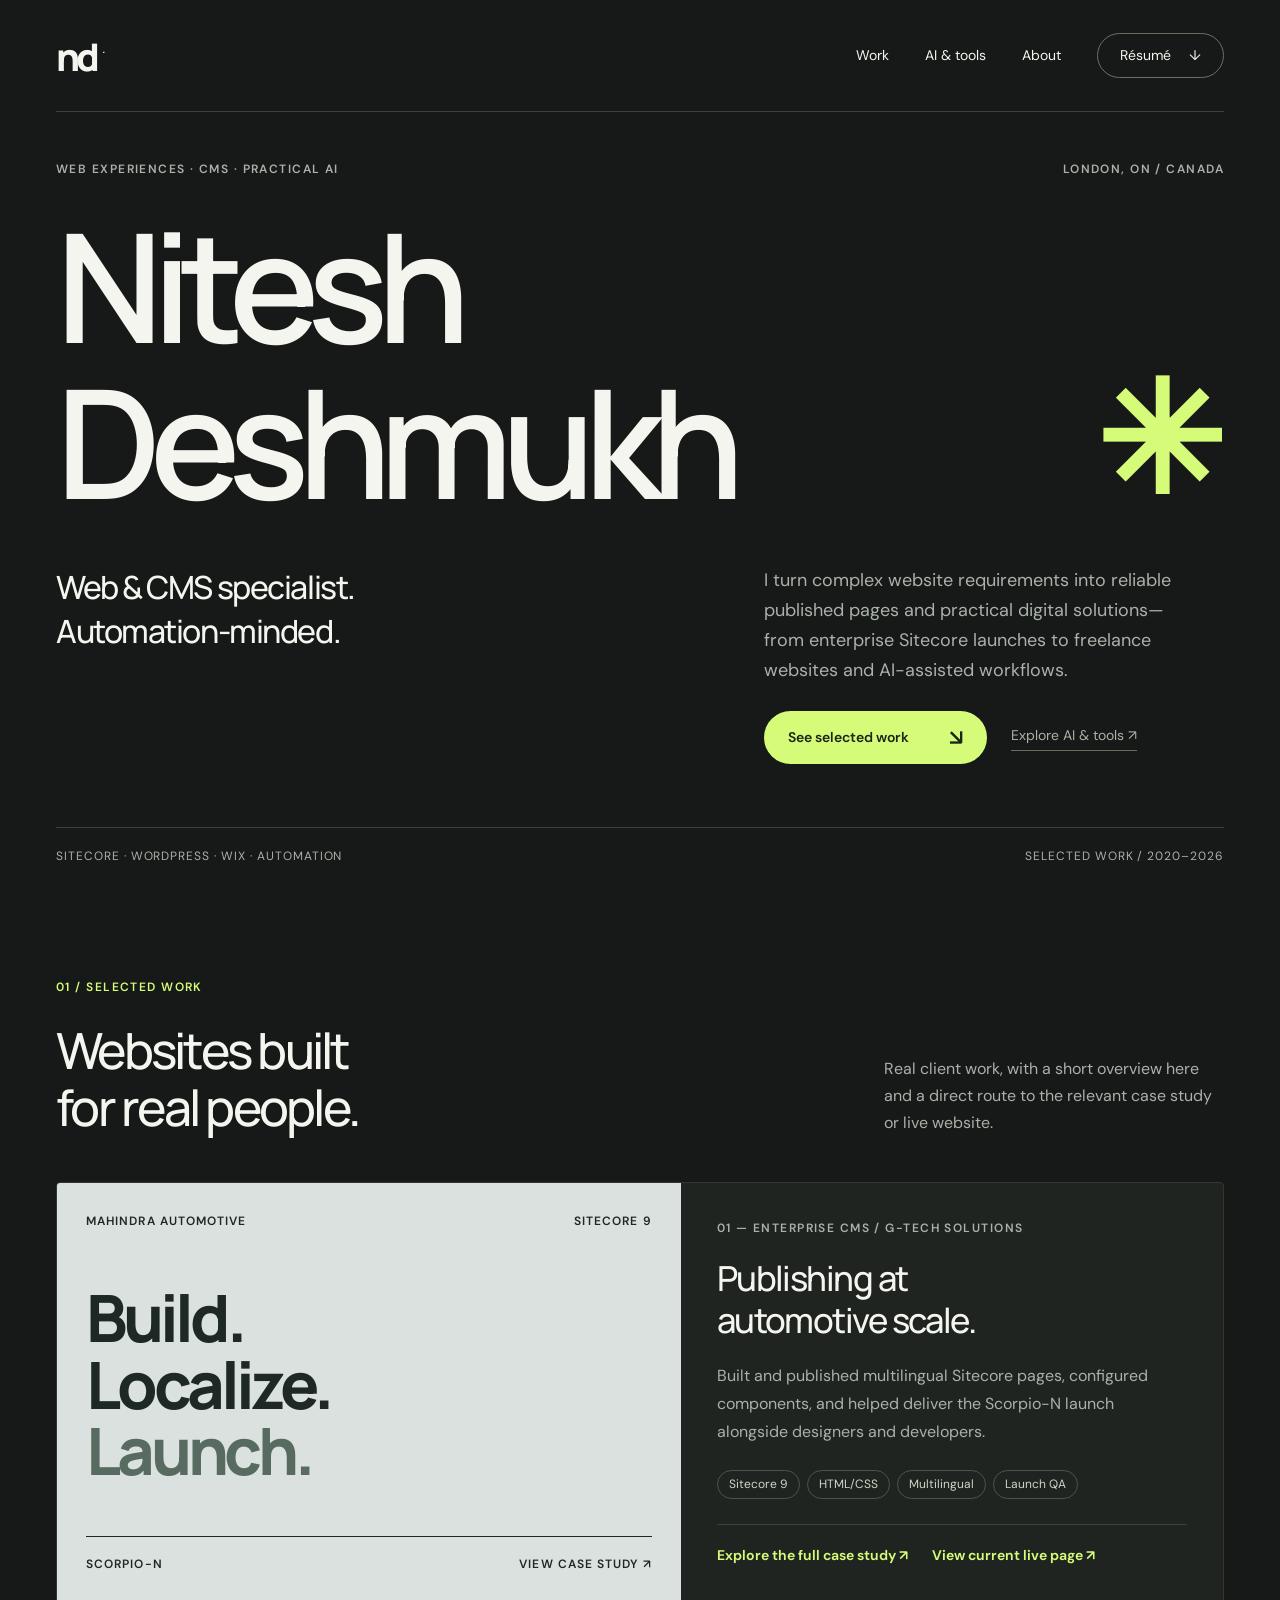
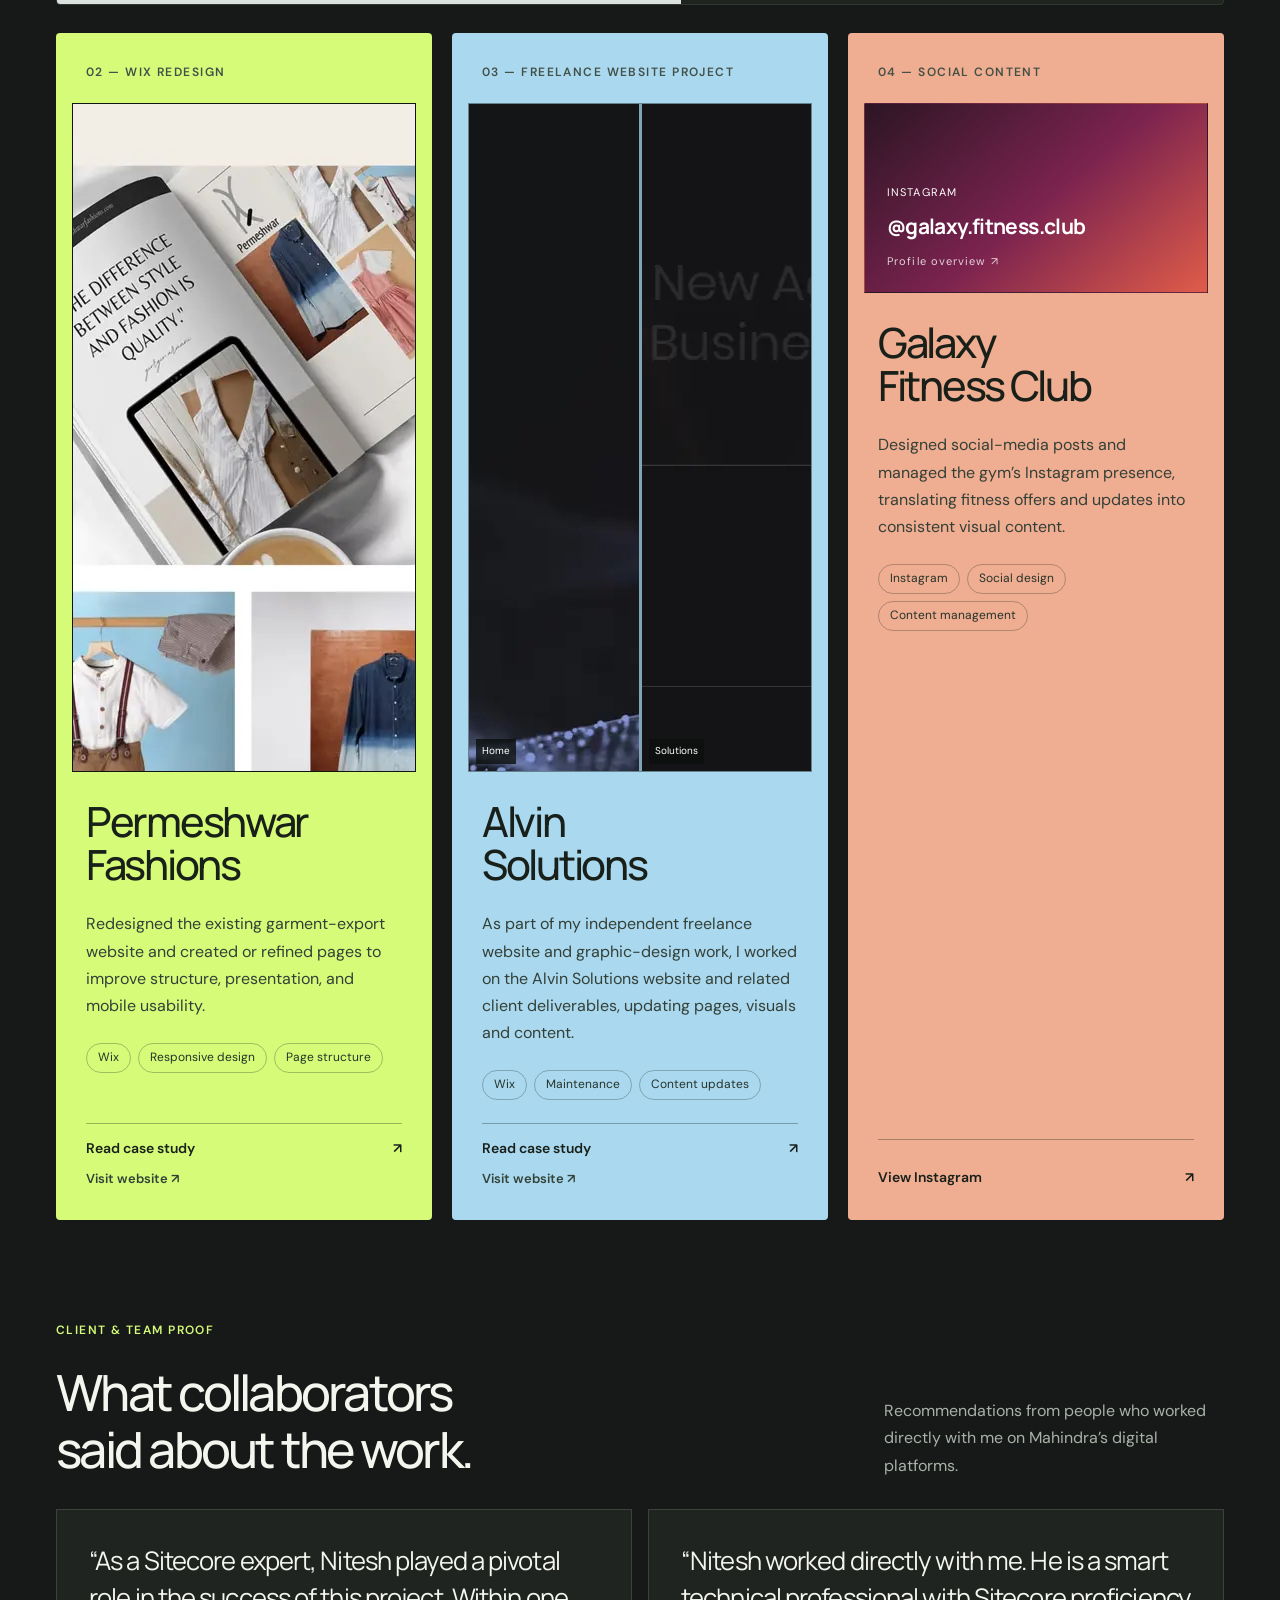
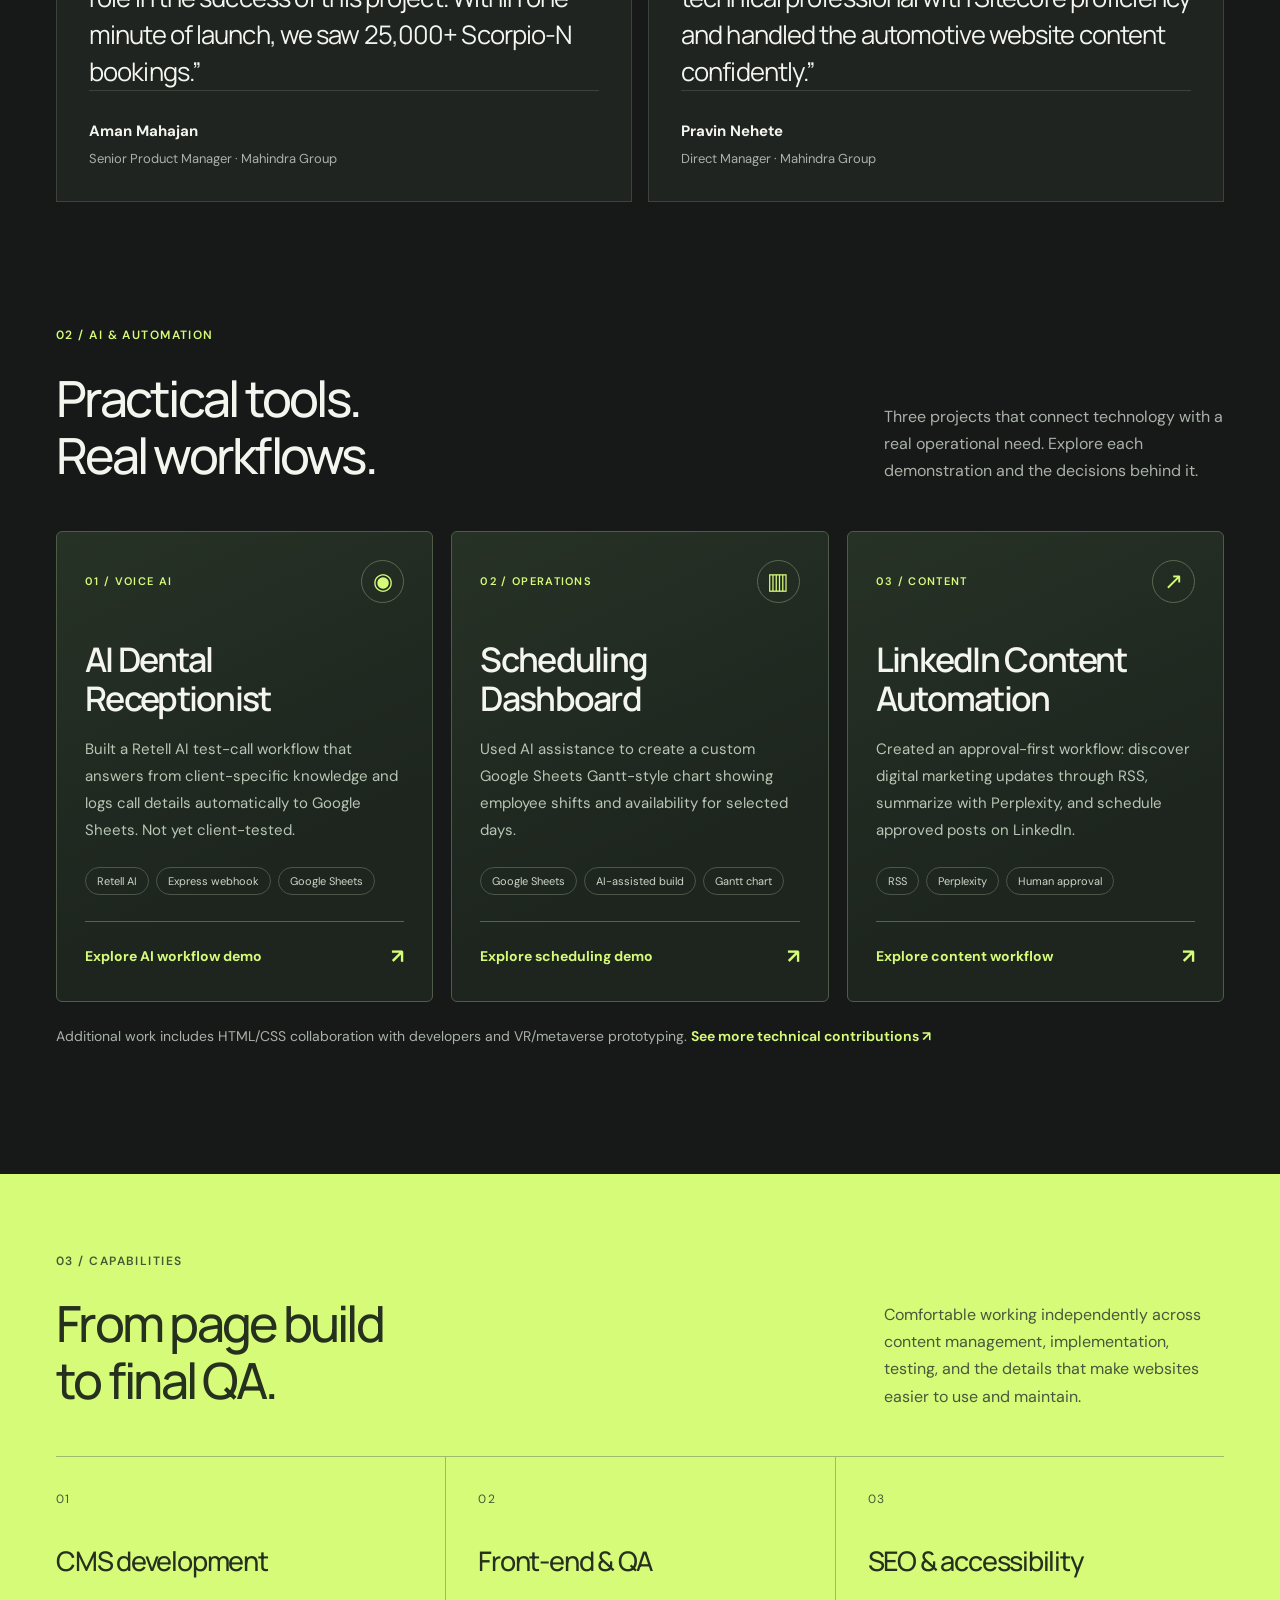
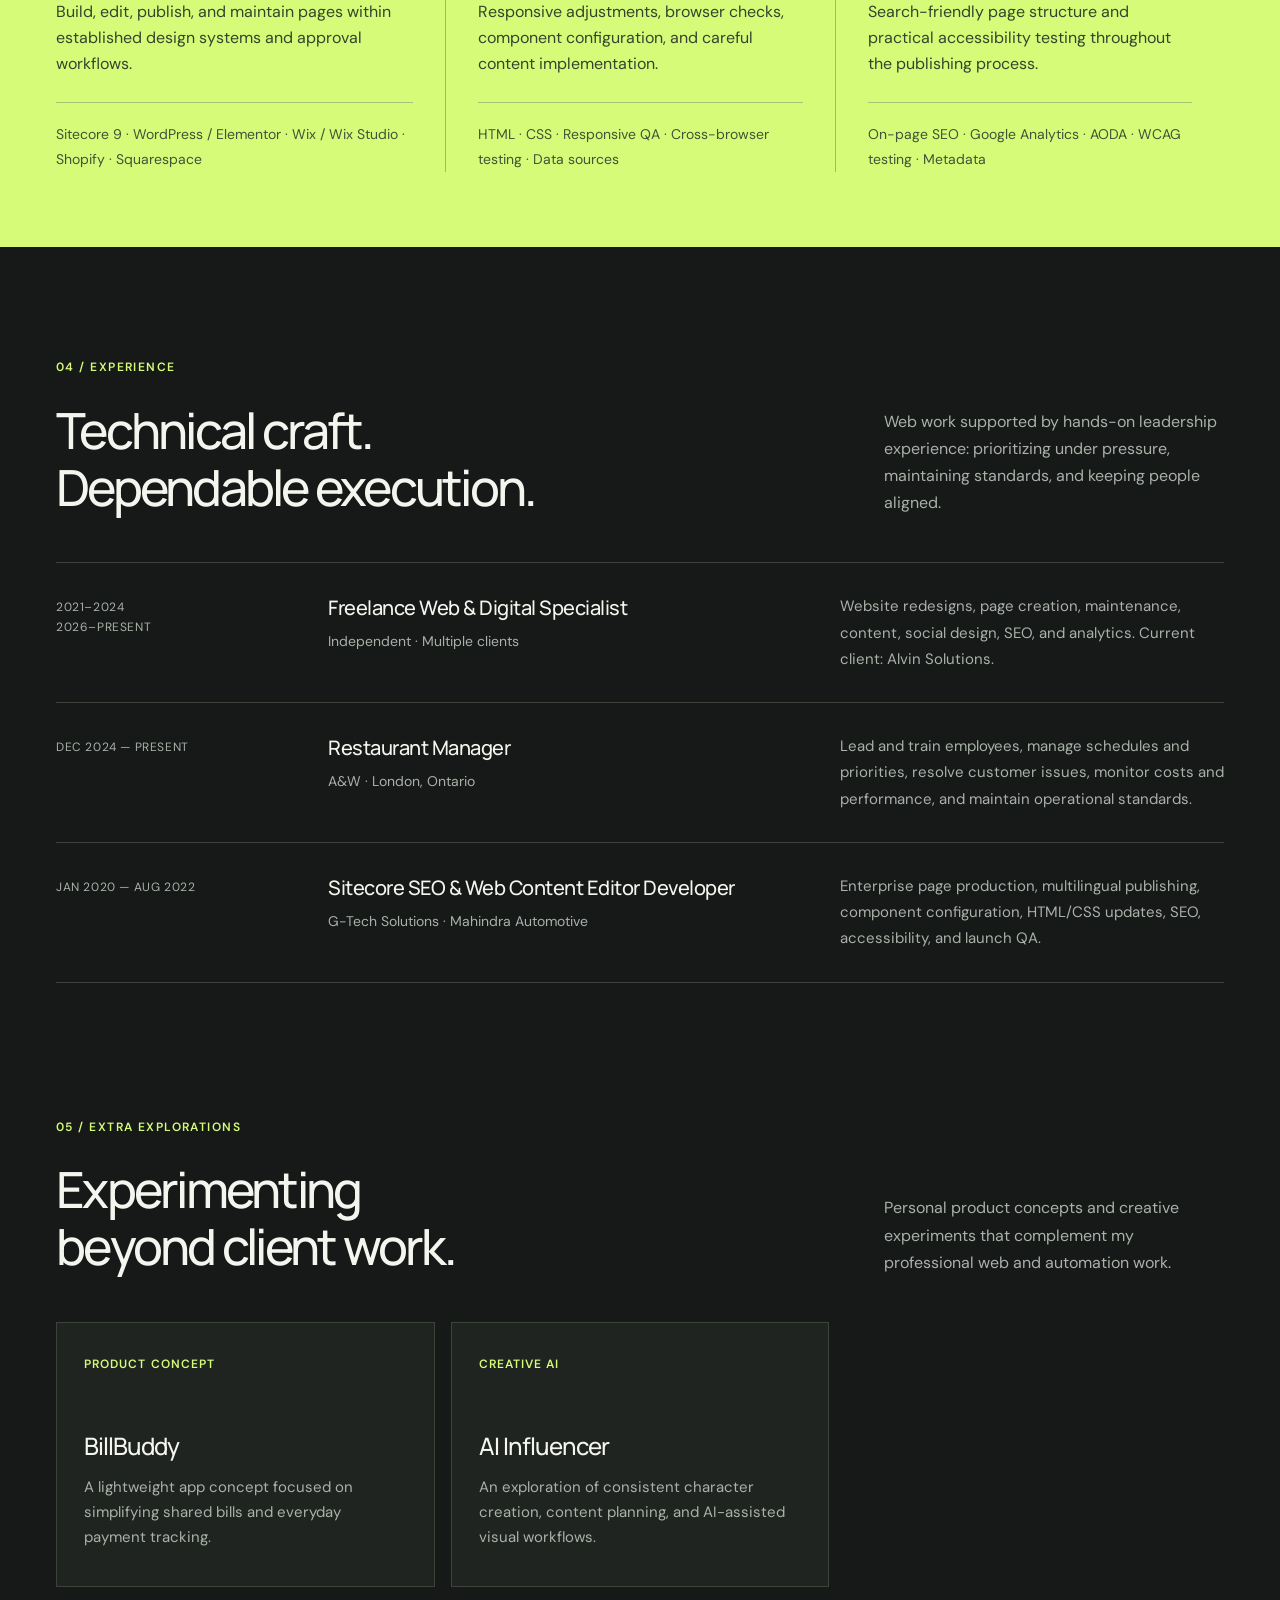
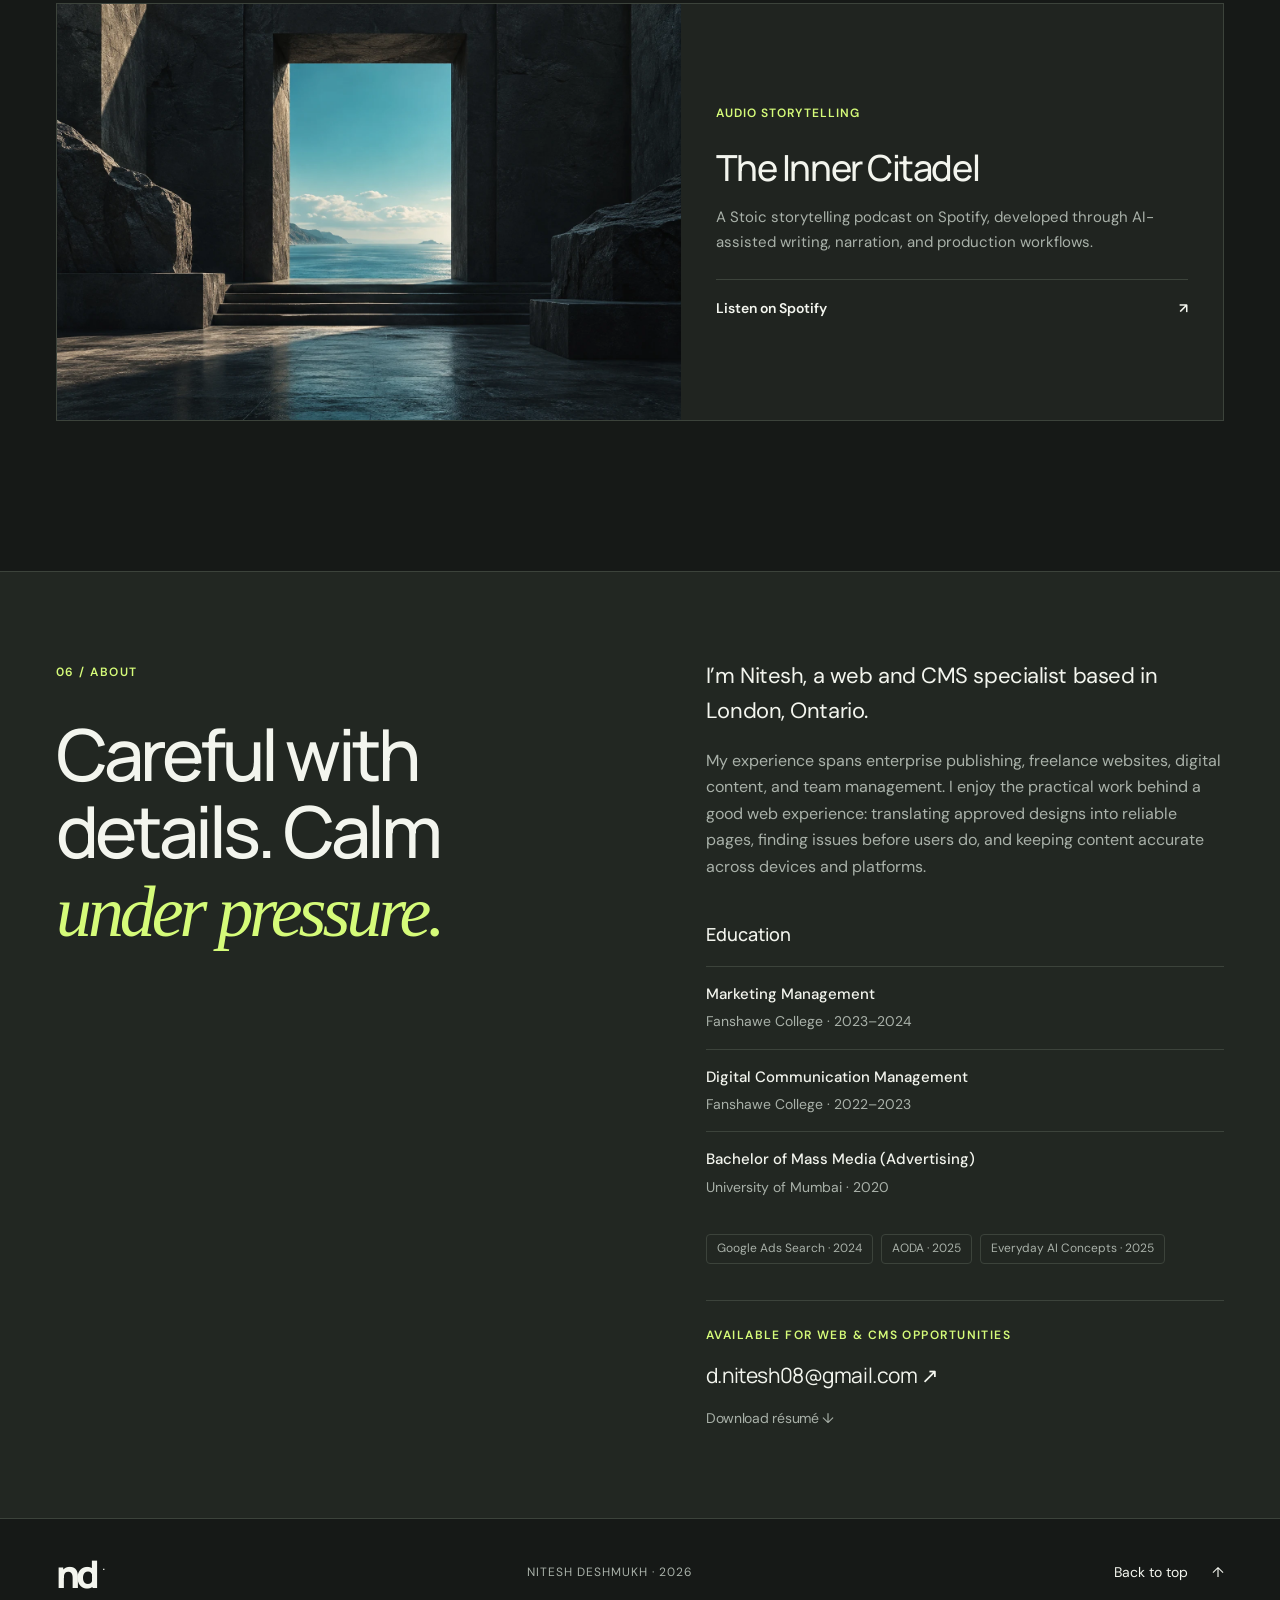
<file: index.html>
<!doctype html>
<html lang="en">
<head>
  <meta charset="utf-8">
  <meta name="viewport" content="width=device-width,initial-scale=1">
  <title>Nitesh Deshmukh — Web Developer & CMS Specialist</title>
  <meta http-equiv="refresh" content="0; url=./docs/">
  <link rel="canonical" href="./docs/">
  <script>window.location.replace("./docs/");</script>
</head>
<body>
  <p><a href="./docs/">View Nitesh Deshmukh's portfolio</a></p>
</body>
</html>
</file>
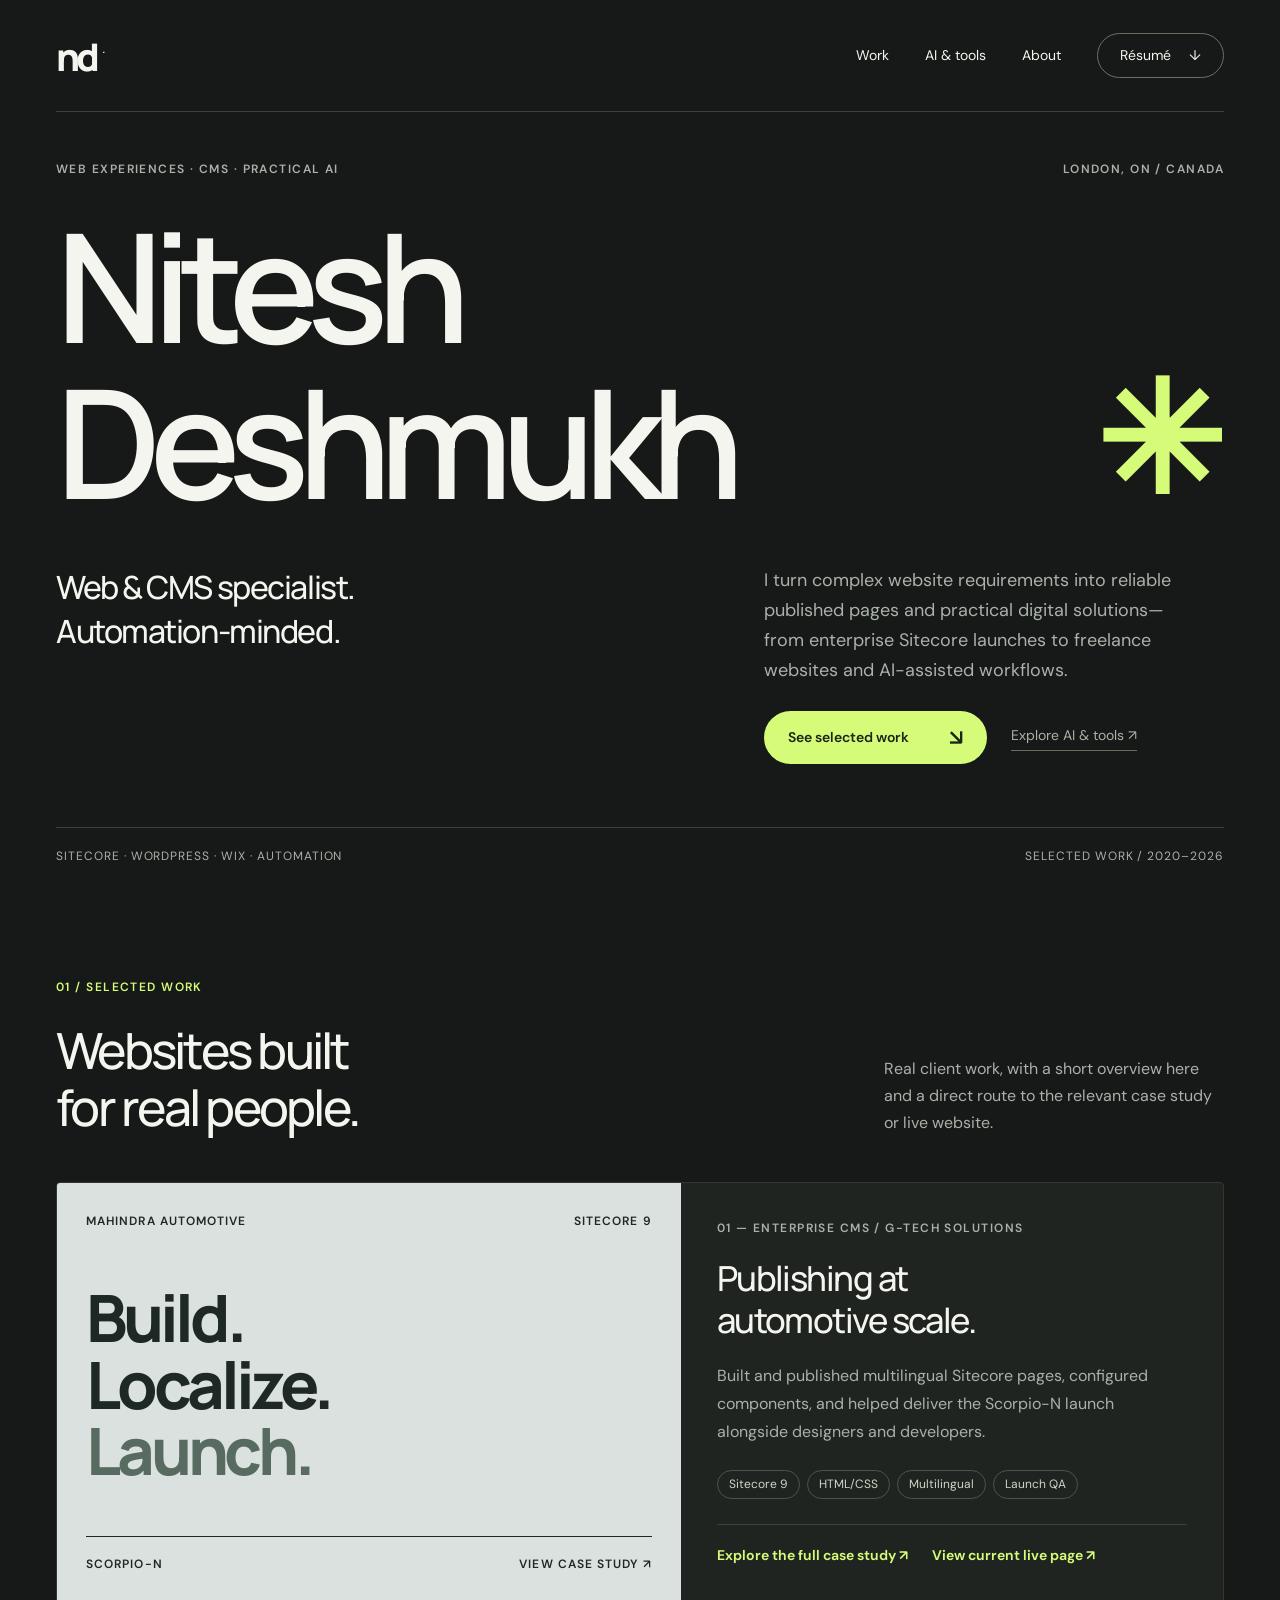
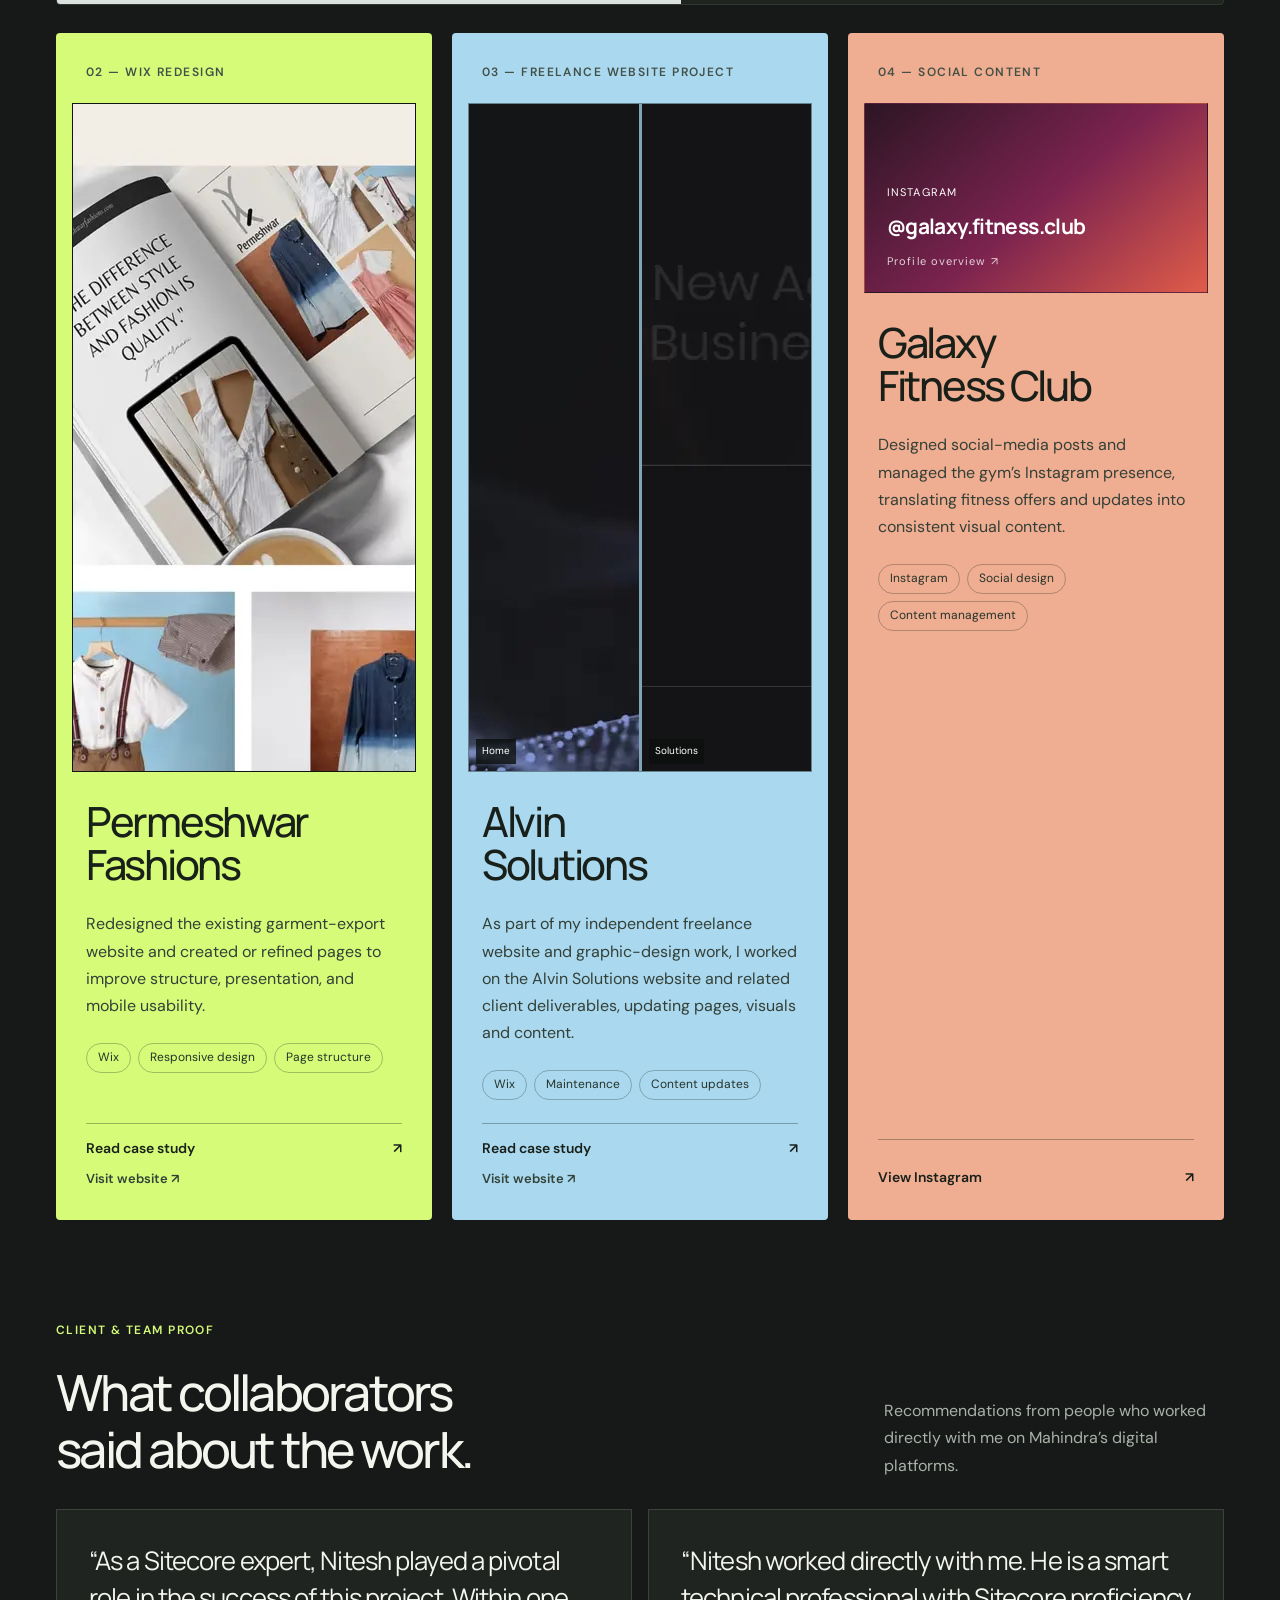
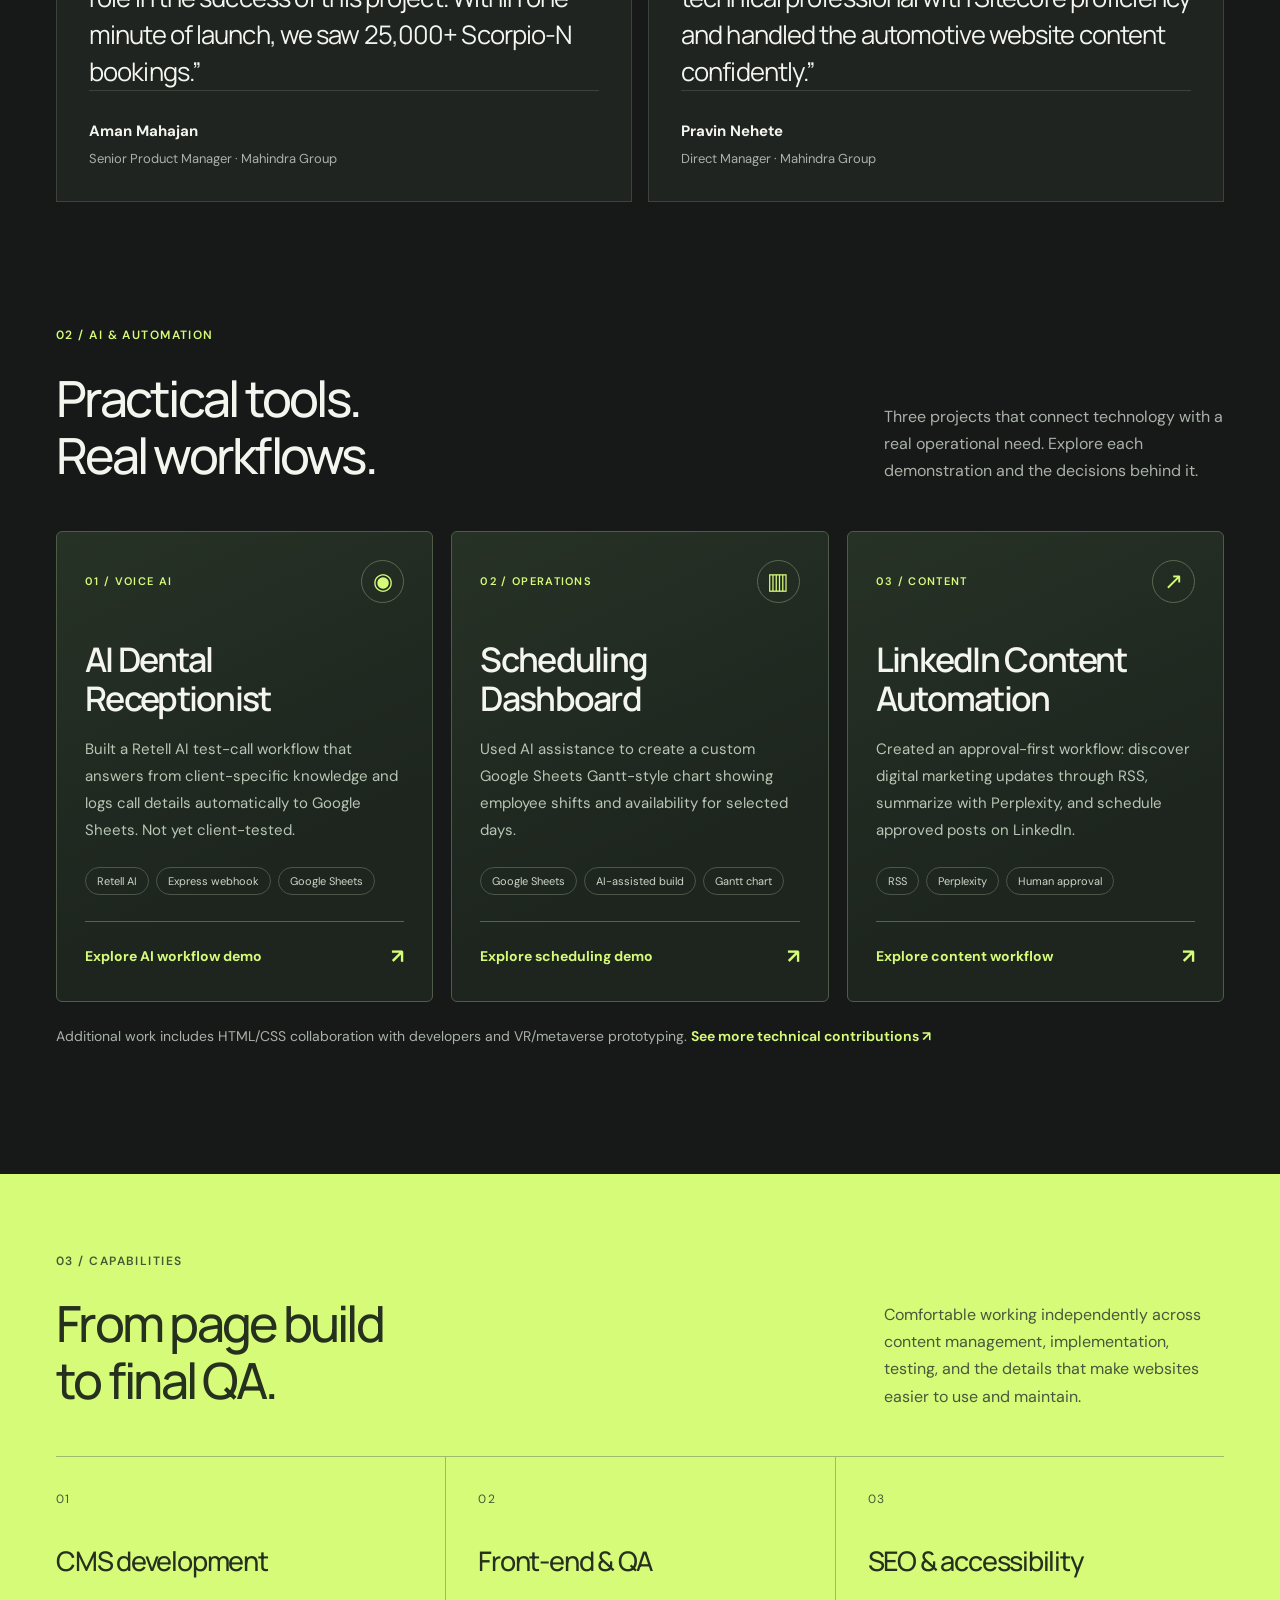
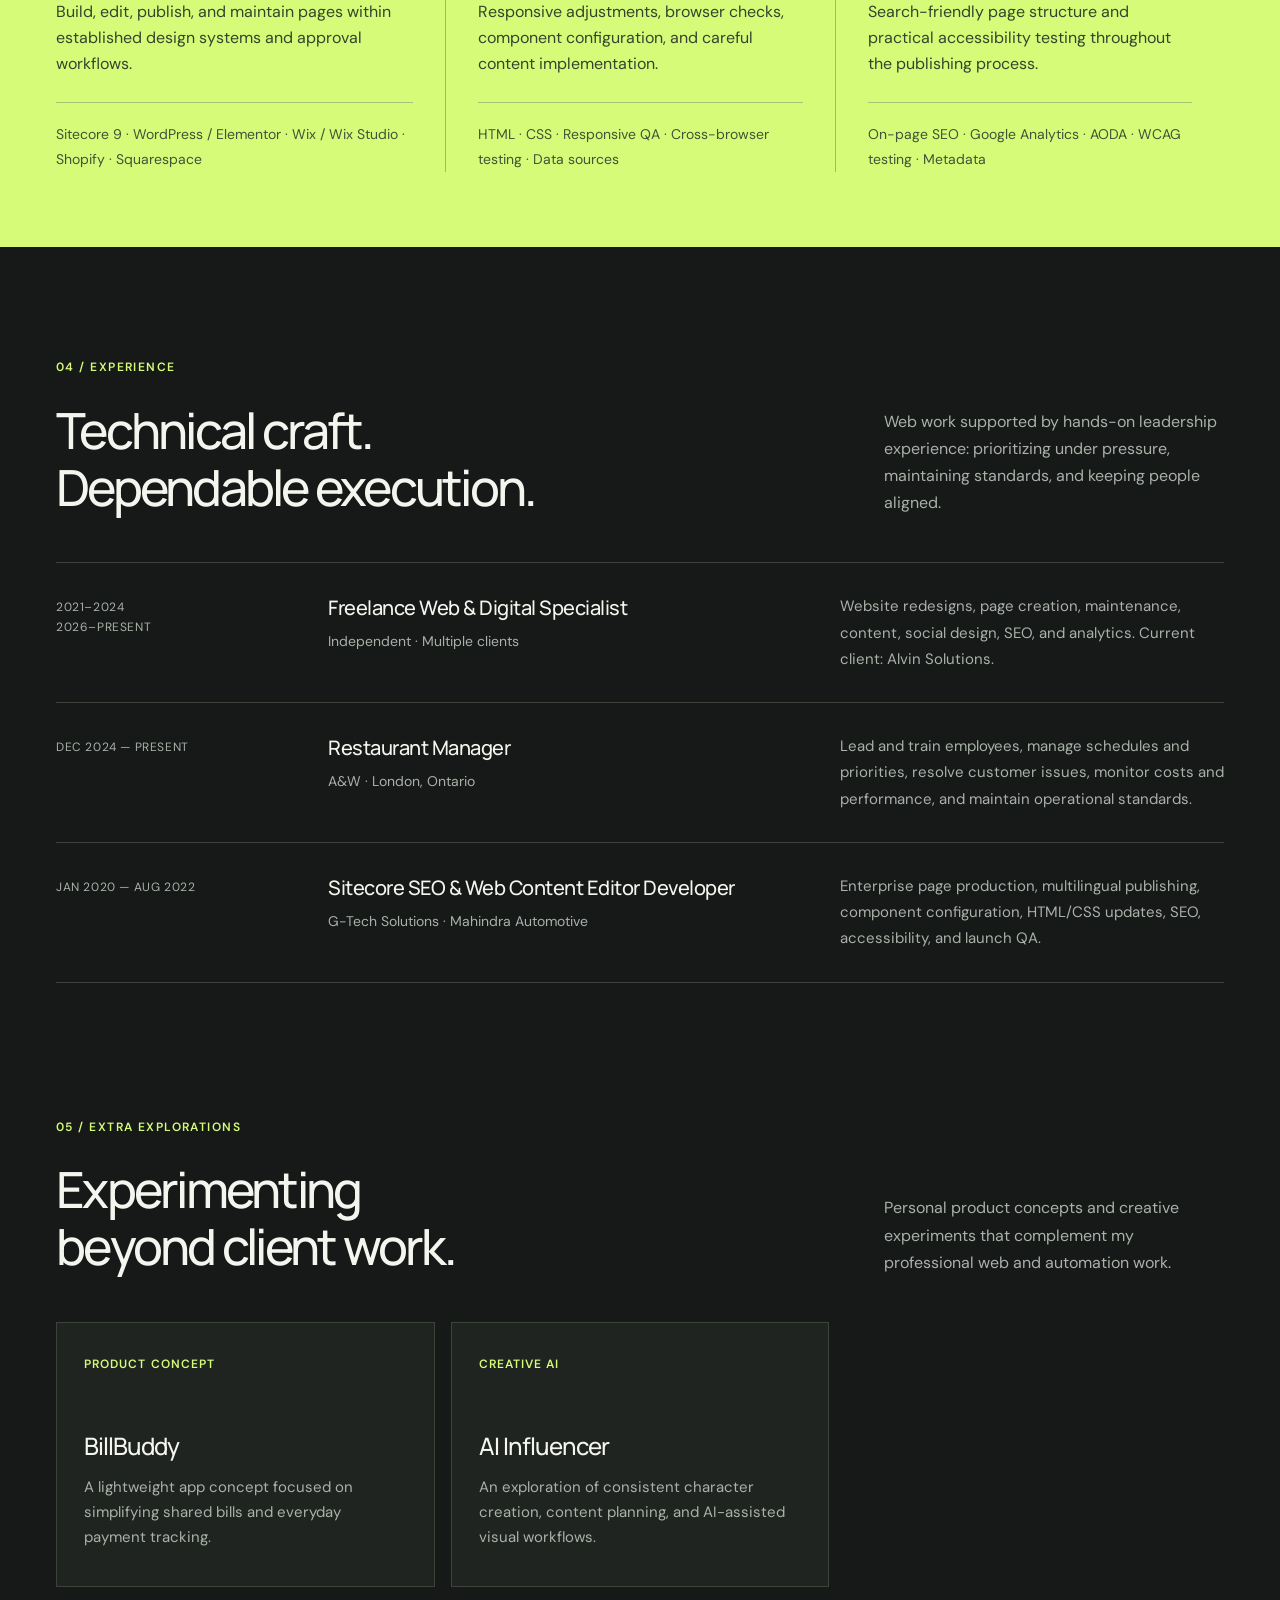
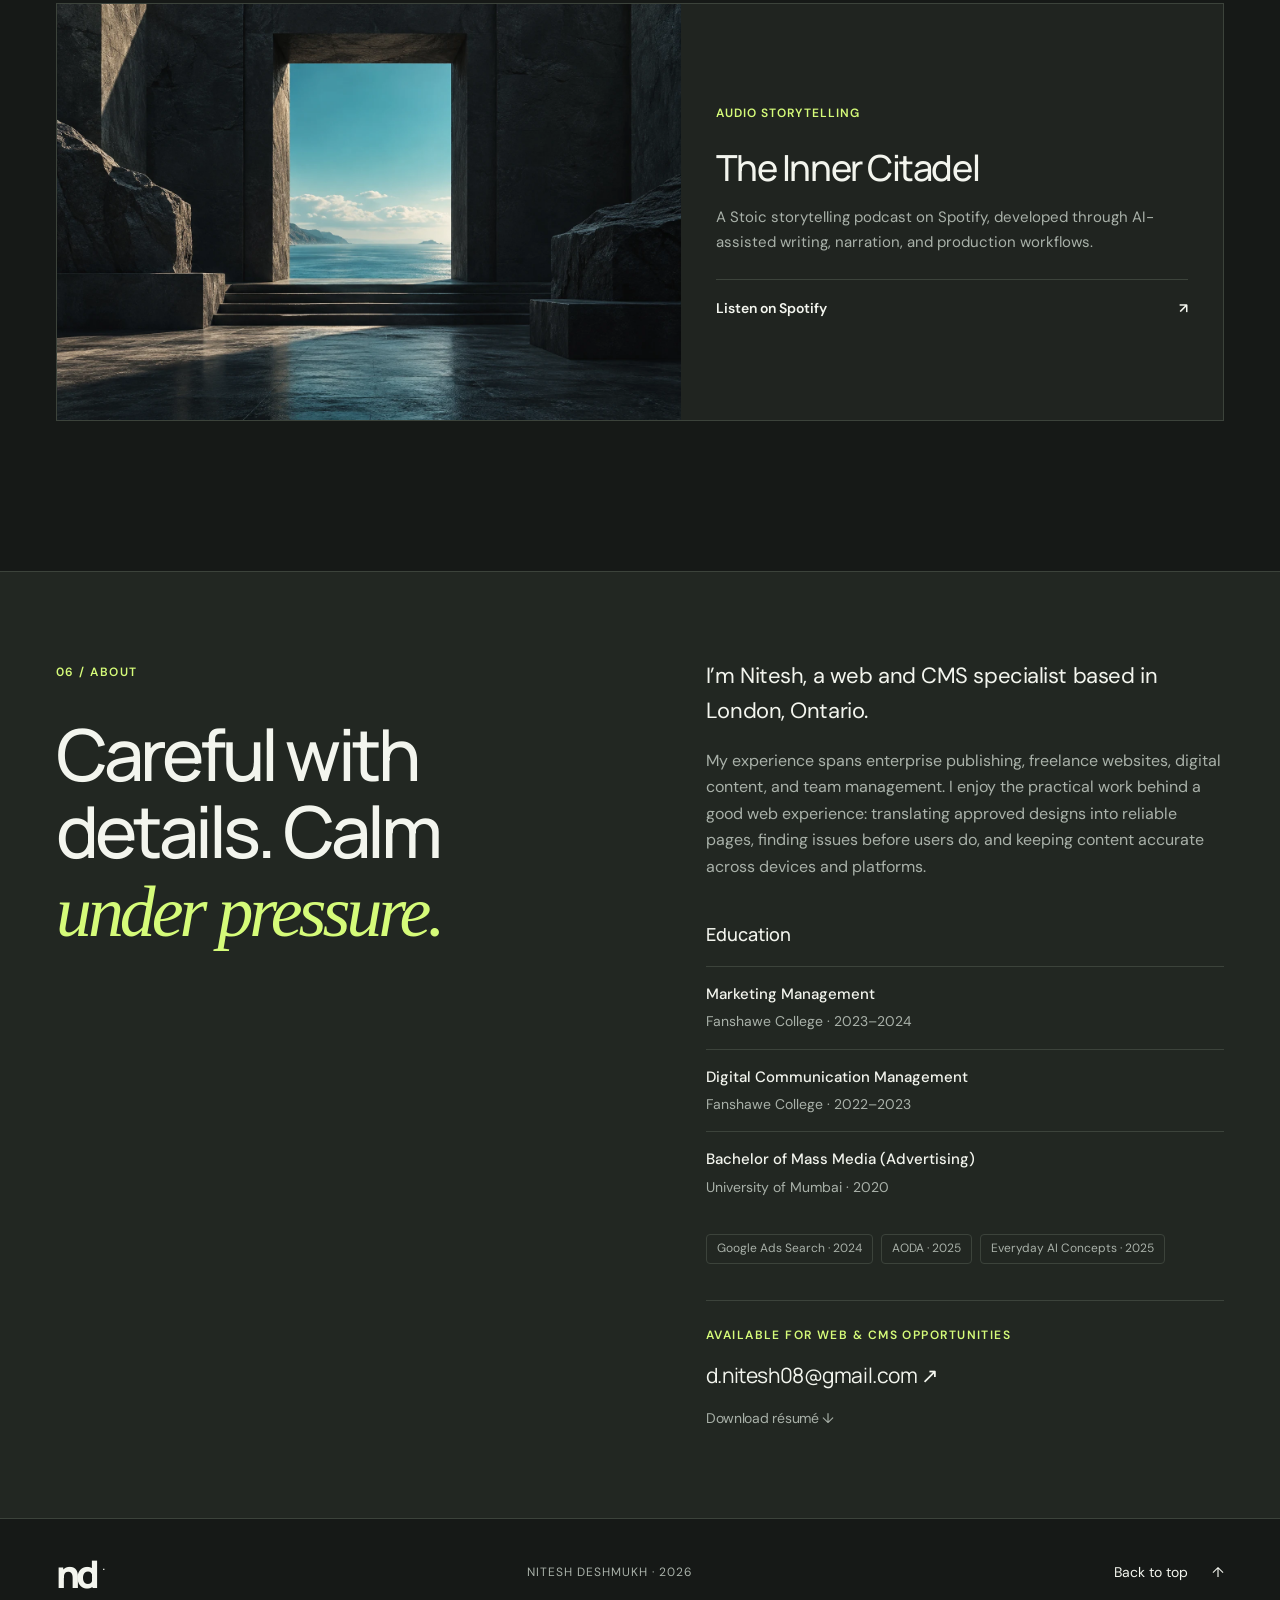
<file: docs/index.html>
<!doctype html>
<html lang="en">
<head>
  <meta charset="UTF-8">
  <meta name="viewport" content="width=device-width, initial-scale=1">
  <meta name="theme-color" content="#161917">
  <title>Nitesh Deshmukh — Web & CMS Specialist | Selected Work & AI Automation</title>
  <meta name="description" content="Explore Nitesh Deshmukh’s enterprise Sitecore publishing, freelance websites, and AI-assisted automation projects. Direct links to work samples and technical case studies.">
  <link rel="icon" href="favicon.svg" type="image/svg+xml">
  <link rel="stylesheet" href="style.css">
  <link rel="stylesheet" href="work-in-practice.css">
</head>
<body>
<a class="skip" href="#main">Skip to content</a>
<header class="header wrap">
  <a class="wordmark" href="#home" aria-label="Nitesh Deshmukh home">nd<span aria-hidden="true">.</span></a>
  <nav aria-label="Main navigation">
    <a href="#clients">Work</a>
    <a href="#automations">AI &amp; tools</a>
    <a href="#about">About</a>
    <a href="Nitesh_Deshmukh_Resume_TBF.pdf" download>Résumé <span aria-hidden="true">↓</span></a>
  </nav>
</header>
<main id="main">
  <section class="hero wrap" id="home" aria-labelledby="hero-title">
    <div class="eyebrow hero-meta"><span>WEB EXPERIENCES · CMS · PRACTICAL AI</span><span>LONDON, ON / CANADA</span></div>
    <h1 id="hero-title">Nitesh<br><span class="surname">Deshmukh<span class="asterisk" aria-hidden="true">✳</span></span></h1>
    <div class="hero-bottom">
      <h2>Web &amp; CMS specialist.<br>Automation-minded.</h2>
      <div>
        <p>I turn complex website requirements into reliable published pages and practical digital solutions—from enterprise Sitecore launches to freelance websites and AI-assisted workflows.</p>
        <div class="hero-actions">
          <a class="button" href="#clients">See selected work <span aria-hidden="true">↘</span></a>
          <a class="text-link" href="#automations">Explore AI &amp; tools ↗</a>
        </div>
      </div>
    </div>
    <div class="hero-foot"><span>SITECORE · WORDPRESS · WIX · AUTOMATION</span><span>SELECTED WORK / 2020–2026</span></div>
  </section>

  <section class="work wrap section" id="clients" aria-labelledby="work-title">
    <div class="section-heading">
      <div><span class="eyebrow">01 / SELECTED WORK</span><h2 id="work-title">Websites built<br>for real people.</h2></div>
      <p>Real client work, with a short overview here and a direct route to the relevant case study or live website.</p>
    </div>
    <article class="project featured">
      <a class="project-visual mahindra" href="work-in-practice.html#mahindra" aria-label="Read the Mahindra Scorpio-N case study">
        <div class="visual-top"><span>MAHINDRA AUTOMOTIVE</span><span>SITECORE 9</span></div>
        <div class="launch-title">Build.<br>Localize.<br><span>Launch.</span></div>
        <div class="visual-bottom"><span>SCORPIO-N</span><span>VIEW CASE STUDY ↗</span></div>
      </a>
      <div class="project-copy">
        <div class="eyebrow">01 — ENTERPRISE CMS / G-TECH SOLUTIONS</div>
        <h3>Publishing at<br>automotive scale.</h3>
        <p>Built and published multilingual Sitecore pages, configured components, and helped deliver the Scorpio-N launch alongside designers and developers.</p>
        <div class="tags"><span>Sitecore 9</span><span>HTML/CSS</span><span>Multilingual</span><span>Launch QA</span></div>
        <div class="home-feature-links">
          <a href="work-in-practice.html#mahindra">Explore the full case study ↗</a>
          <a href="https://auto.mahindra.com/suv/scorpio-n/SCN.html" target="_blank" rel="noopener noreferrer">View current live page ↗</a>
        </div>
      </div>
    </article>
    <div class="client-grid">
      <article class="client-card mint">
        <span class="eyebrow">02 — WIX REDESIGN</span>
        <a class="client-preview" href="https://www.permeshwar.com/" target="_blank" rel="noreferrer" aria-label="View the live Permeshwar Fashions homepage"><img src="assets/permeshwar-home.webp" alt="Live desktop capture of the Permeshwar Fashions homepage" width="1000" height="667" loading="lazy"></a>
        <h3>Permeshwar<br>Fashions</h3>
        <p>Redesigned the existing garment-export website and created or refined pages to improve structure, presentation, and mobile usability.</p>
        <div class="tags"><span>Wix</span><span>Responsive design</span><span>Page structure</span></div>
        <div class="client-links"><a class="case-link" href="work-in-practice.html#clients">Read case study <span aria-hidden="true">↗</span></a><a class="client-live-link" href="https://www.permeshwar.com/" target="_blank" rel="noopener noreferrer">Visit website ↗</a></div>
      </article>
      <article class="client-card blue">
        <span class="eyebrow">03 — FREELANCE WEBSITE PROJECT</span>
        <div class="preview-pair"><a href="https://www.alvinsolutions.in/" target="_blank" rel="noreferrer" aria-label="View the live Alvin Solutions homepage"><img src="assets/alvin-home.webp" alt="Live desktop capture of the Alvin Solutions homepage" width="1000" height="667" loading="lazy"><span>Home</span></a><a href="https://www.alvinsolutions.in/solutions" target="_blank" rel="noreferrer" aria-label="View the live Alvin Solutions services page"><img src="assets/alvin-solutions.webp" alt="Live desktop capture of the Alvin Solutions services page" width="1000" height="667" loading="lazy"><span>Solutions</span></a></div>
        <h3>Alvin<br>Solutions</h3>
        <p>As part of my independent freelance website and graphic-design work, I worked on the Alvin Solutions website and related client deliverables, updating pages, visuals and content.</p>
        <div class="tags"><span>Wix</span><span>Maintenance</span><span>Content updates</span></div>
        <div class="client-links"><a class="case-link" href="work-in-practice.html#clients">Read case study <span aria-hidden="true">↗</span></a><a class="client-live-link" href="https://www.alvinsolutions.in/" target="_blank" rel="noopener noreferrer">Visit website ↗</a></div>
      </article>
      <article class="client-card coral">
        <span class="eyebrow">04 — SOCIAL CONTENT</span>
        <a class="social-preview" href="https://www.instagram.com/galaxy.fitness.club/?hl=en" target="_blank" rel="noreferrer" aria-label="Open the Galaxy Fitness Club Instagram profile"><span>INSTAGRAM</span><strong>@galaxy.fitness.club</strong><small>Profile overview ↗</small></a>
        <h3>Galaxy<br>Fitness Club</h3>
        <p>Designed social-media posts and managed the gym’s Instagram presence, translating fitness offers and updates into consistent visual content.</p>
        <div class="tags"><span>Instagram</span><span>Social design</span><span>Content management</span></div>
        <a class="case-link" href="https://www.instagram.com/galaxy.fitness.club/?hl=en" target="_blank" rel="noreferrer">View Instagram <span aria-hidden="true">↗</span></a>
      </article>
    </div>
    <div class="testimonials" aria-labelledby="proof-title">
      <div class="section-heading compact"><div><span class="eyebrow">CLIENT &amp; TEAM PROOF</span><h2 id="proof-title">What collaborators<br>said about the work.</h2></div><p>Recommendations from people who worked directly with me on Mahindra’s digital platforms.</p></div>
      <div class="quote-grid">
        <figure><blockquote>“As a Sitecore expert, Nitesh played a pivotal role in the success of this project. Within one minute of launch, we saw 25,000+ Scorpio-N bookings.”</blockquote><figcaption><strong>Aman Mahajan</strong><span>Senior Product Manager · Mahindra Group</span></figcaption></figure>
        <figure><blockquote>“Nitesh worked directly with me. He is a smart technical professional with Sitecore proficiency and handled the automotive website content confidently.”</blockquote><figcaption><strong>Pravin Nehete</strong><span>Direct Manager · Mahindra Group</span></figcaption></figure>
      </div>
    </div>
  </section>

  <section class="automation-overview section wrap" id="automations" aria-labelledby="automation-title">
    <div class="section-heading">
      <div><span class="eyebrow">02 / AI &amp; AUTOMATION</span><h2 id="automation-title">Practical tools.<br>Real workflows.</h2></div>
      <p>Three projects that connect technology with a real operational need. Explore each demonstration and the decisions behind it.</p>
    </div>
    <div class="automation-cards">
      <article class="automation-card">
        <div class="automation-card-top"><span class="eyebrow">01 / VOICE AI</span><span class="automation-icon" aria-hidden="true">◉</span></div>
        <h3>AI Dental<br>Receptionist</h3>
        <p>Built a Retell AI test-call workflow that answers from client-specific knowledge and logs call details automatically to Google Sheets. Not yet client-tested.</p>
        <div class="tags"><span>Retell AI</span><span>Express webhook</span><span>Google Sheets</span></div>
        <a class="automation-card-link" href="work-in-practice.html#ai-demo">Explore AI workflow demo <span aria-hidden="true">↗</span></a>
      </article>
      <article class="automation-card">
        <div class="automation-card-top"><span class="eyebrow">02 / OPERATIONS</span><span class="automation-icon" aria-hidden="true">▥</span></div>
        <h3>Scheduling<br>Dashboard</h3>
        <p>Used AI assistance to create a custom Google Sheets Gantt-style chart showing employee shifts and availability for selected days.</p>
        <div class="tags"><span>Google Sheets</span><span>AI-assisted build</span><span>Gantt chart</span></div>
        <a class="automation-card-link" href="work-in-practice.html#schedule-demo">Explore scheduling demo <span aria-hidden="true">↗</span></a>
      </article>
      <article class="automation-card">
        <div class="automation-card-top"><span class="eyebrow">03 / CONTENT</span><span class="automation-icon" aria-hidden="true">↗</span></div>
        <h3>LinkedIn Content<br>Automation</h3>
        <p>Created an approval-first workflow: discover digital marketing updates through RSS, summarize with Perplexity, and schedule approved posts on LinkedIn.</p>
        <div class="tags"><span>RSS</span><span>Perplexity</span><span>Human approval</span></div>
        <a class="automation-card-link" href="work-in-practice.html#linkedin-flow">Explore content workflow <span aria-hidden="true">↗</span></a>
      </article>
    </div>
    <p class="automation-footnote">Additional work includes HTML/CSS collaboration with developers and VR/metaverse prototyping. <a href="work-in-practice.html#other-builds">See more technical contributions ↗</a></p>
  </section>

  <section class="capabilities section" id="skills" aria-labelledby="cap-title">
    <div class="wrap">
      <div class="section-heading">
        <div><span class="eyebrow">03 / CAPABILITIES</span><h2 id="cap-title">From page build<br>to final QA.</h2></div>
        <p>Comfortable working independently across content management, implementation, testing, and the details that make websites easier to use and maintain.</p>
      </div>
      <div class="cap-grid">
        <article><span class="cap-number">01</span><h3>CMS development</h3><p>Build, edit, publish, and maintain pages within established design systems and approval workflows.</p><div class="tool-list">Sitecore 9 · WordPress / Elementor · Wix / Wix Studio · Shopify · Squarespace</div></article>
        <article><span class="cap-number">02</span><h3>Front-end & QA</h3><p>Responsive adjustments, browser checks, component configuration, and careful content implementation.</p><div class="tool-list">HTML · CSS · Responsive QA · Cross-browser testing · Data sources</div></article>
        <article><span class="cap-number">03</span><h3>SEO & accessibility</h3><p>Search-friendly page structure and practical accessibility testing throughout the publishing process.</p><div class="tool-list">On-page SEO · Google Analytics · AODA · WCAG testing · Metadata</div></article>
      </div>
    </div>
  </section>

  <section class="experience section wrap" id="experience" aria-labelledby="exp-title">
    <div class="section-heading">
      <div><span class="eyebrow">04 / EXPERIENCE</span><h2 id="exp-title">Technical craft.<br>Dependable execution.</h2></div>
      <p>Web work supported by hands-on leadership experience: prioritizing under pressure, maintaining standards, and keeping people aligned.</p>
    </div>
    <div class="timeline">
      <article>
        <span class="time">2021–2024<br>2026–PRESENT</span>
        <div><h3>Freelance Web & Digital Specialist</h3><span class="organization">Independent · Multiple clients</span></div>
        <p>Website redesigns, page creation, maintenance, content, social design, SEO, and analytics. Current client: Alvin Solutions.</p>
      </article>
      <article>
        <span class="time">DEC 2024 — PRESENT</span>
        <div><h3>Restaurant Manager</h3><span class="organization">A&amp;W · London, Ontario</span></div>
        <p>Lead and train employees, manage schedules and priorities, resolve customer issues, monitor costs and performance, and maintain operational standards.</p>
      </article>
      <article>
        <span class="time">JAN 2020 — AUG 2022</span>
        <div><h3>Sitecore SEO & Web Content Editor Developer</h3><span class="organization">G-Tech Solutions · Mahindra Automotive</span></div>
        <p>Enterprise page production, multilingual publishing, component configuration, HTML/CSS updates, SEO, accessibility, and launch QA.</p>
      </article>
    </div>
  </section>

  <section class="labs section wrap" id="projects" aria-labelledby="labs-title">
    <div class="section-heading">
      <div><span class="eyebrow">05 / EXTRA EXPLORATIONS</span><h2 id="labs-title">Experimenting<br>beyond client work.</h2></div>
      <p>Personal product concepts and creative experiments that complement my professional web and automation work.</p>
    </div>
    <div class="lab-grid">
      <article><span>PRODUCT CONCEPT</span><h3>BillBuddy</h3><p>A lightweight app concept focused on simplifying shared bills and everyday payment tracking.</p></article>
      <article><span>CREATIVE AI</span><h3>AI Influencer</h3><p>An exploration of consistent character creation, content planning, and AI-assisted visual workflows.</p></article>
      <article class="lab-citadel"><img src="citadel.webp" alt="Concept artwork for The Inner Citadel podcast" width="1536" height="1024" loading="lazy"><div><span>AUDIO STORYTELLING</span><h3>The Inner Citadel</h3><p>A Stoic storytelling podcast on Spotify, developed through AI-assisted writing, narration, and production workflows.</p><a class="case-link" href="https://open.spotify.com/show/3gAxBKClAF5j9GV3lMhTHK" target="_blank" rel="noreferrer">Listen on Spotify <span aria-hidden="true">↗</span></a></div></article>
    </div>
  </section>

  <section class="about section" id="about" aria-labelledby="about-title">
    <div class="wrap about-grid">
      <div><span class="eyebrow">06 / ABOUT</span><h2 id="about-title">Careful with<br>details. Calm<br><i>under pressure.</i></h2></div>
      <div class="about-copy">
        <p class="lead">I’m Nitesh, a web and CMS specialist based in London, Ontario.</p>
        <p>My experience spans enterprise publishing, freelance websites, digital content, and team management. I enjoy the practical work behind a good web experience: translating approved designs into reliable pages, finding issues before users do, and keeping content accurate across devices and platforms.</p>
        <h3>Education</h3>
        <ul class="education">
          <li><strong>Marketing Management</strong><span>Fanshawe College · 2023–2024</span></li>
          <li><strong>Digital Communication Management</strong><span>Fanshawe College · 2022–2023</span></li>
          <li><strong>Bachelor of Mass Media (Advertising)</strong><span>University of Mumbai · 2020</span></li>
        </ul>
        <div class="credentials"><span>Google Ads Search · 2024</span><span>AODA · 2025</span><span>Everyday AI Concepts · 2025</span></div>
        <div class="contact-panel">
          <span class="eyebrow">AVAILABLE FOR WEB & CMS OPPORTUNITIES</span>
          <a href="mailto:d.nitesh08@gmail.com">d.nitesh08@gmail.com <span aria-hidden="true">↗</span></a>
          <a class="resume-link" href="Nitesh_Deshmukh_Resume_TBF.pdf" download>Download résumé <span aria-hidden="true">↓</span></a>
        </div>
      </div>
    </div>
  </section>
</main>
<footer class="wrap footer">
  <a class="wordmark" href="#home" aria-label="Back to top">nd<span aria-hidden="true">.</span></a>
  <span>NITESH DESHMUKH · 2026</span>
  <a href="#home">Back to top <span aria-hidden="true">↑</span></a>
</footer>
<script src="script.js" defer></script>
</body>
</html>
</file>
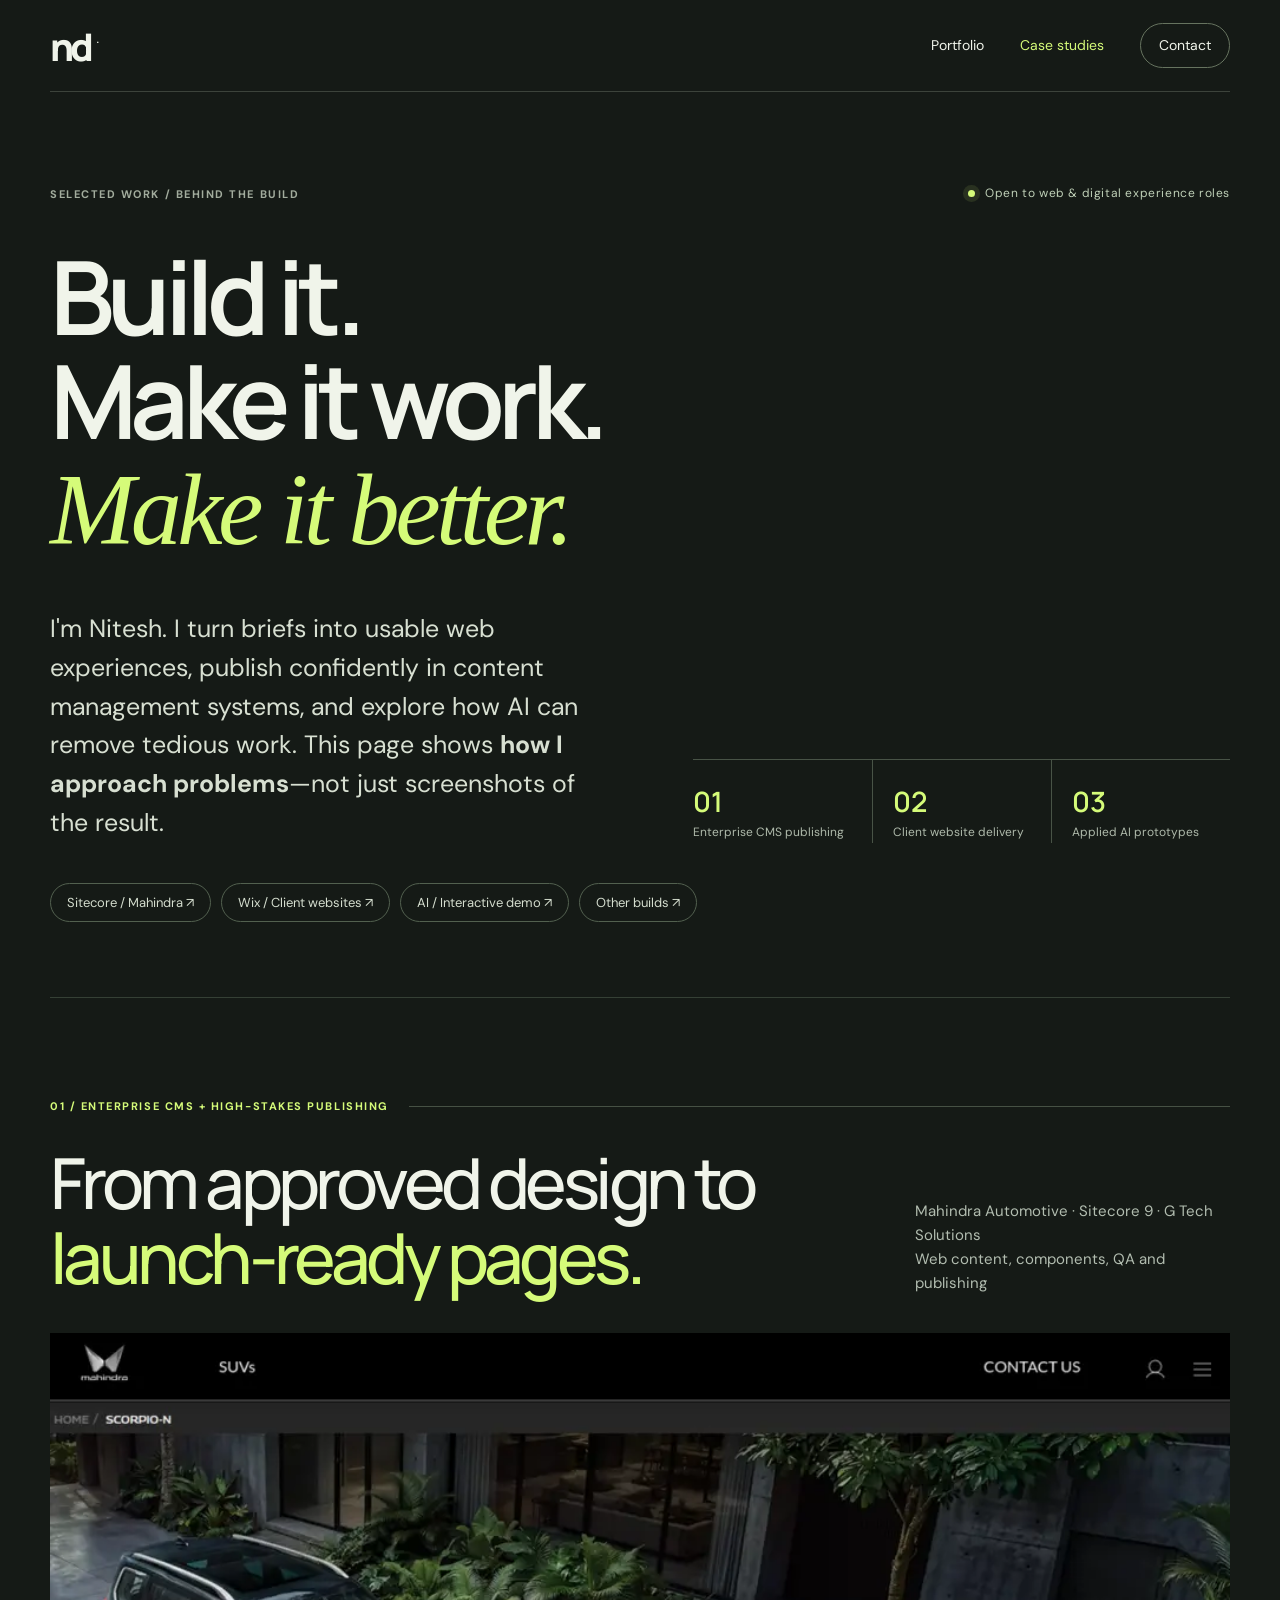
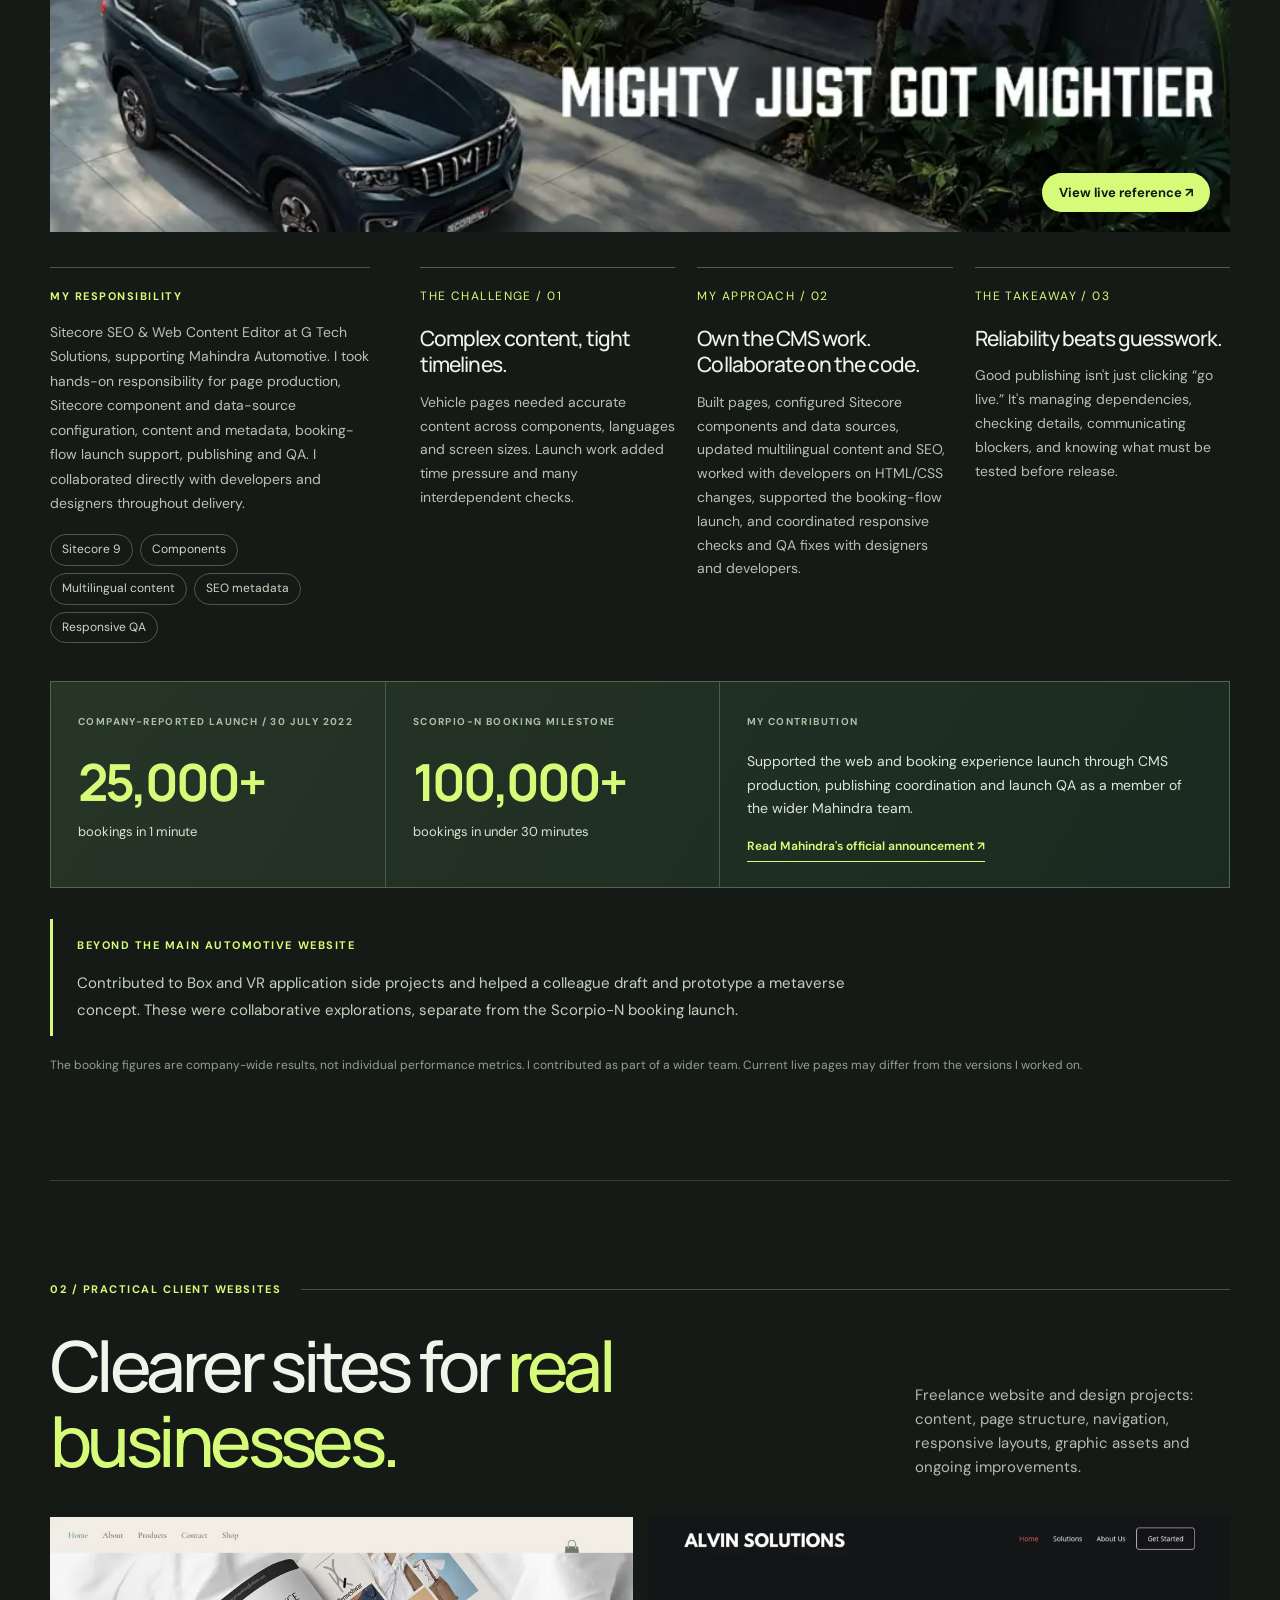
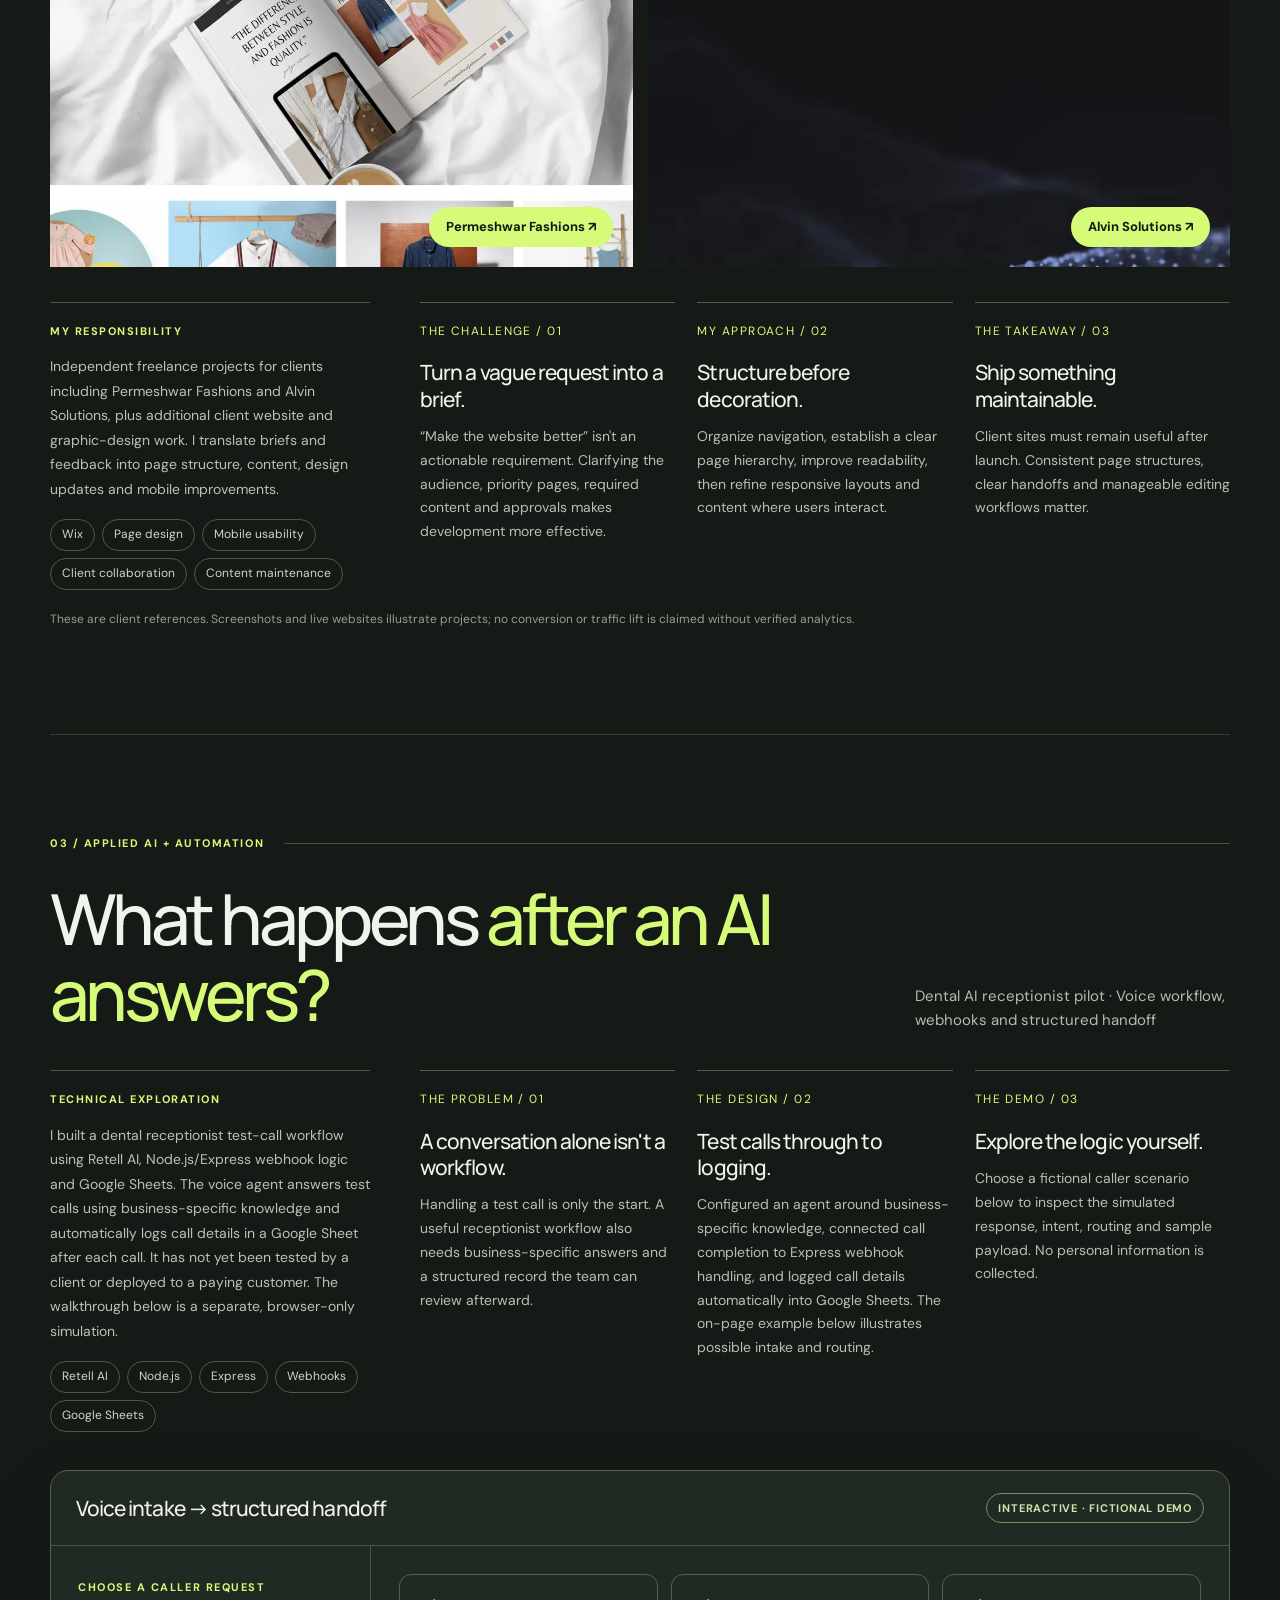
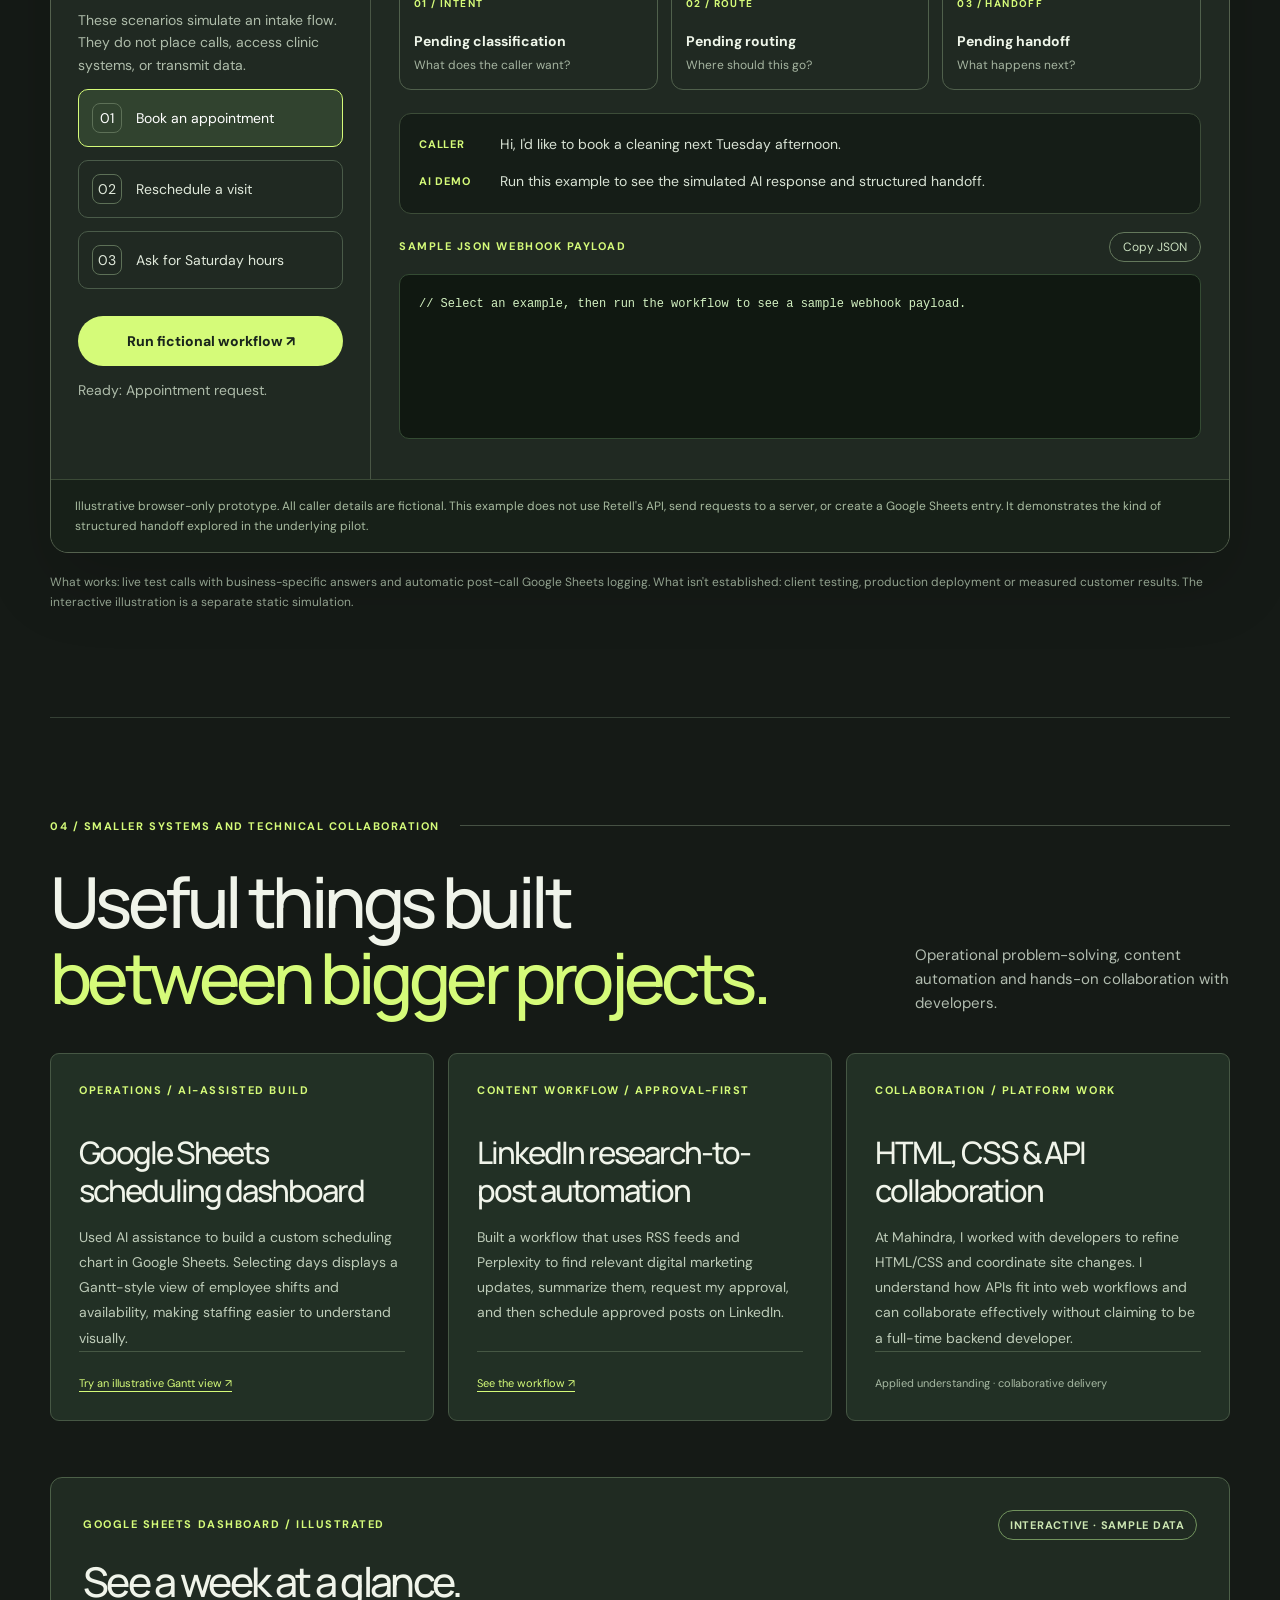
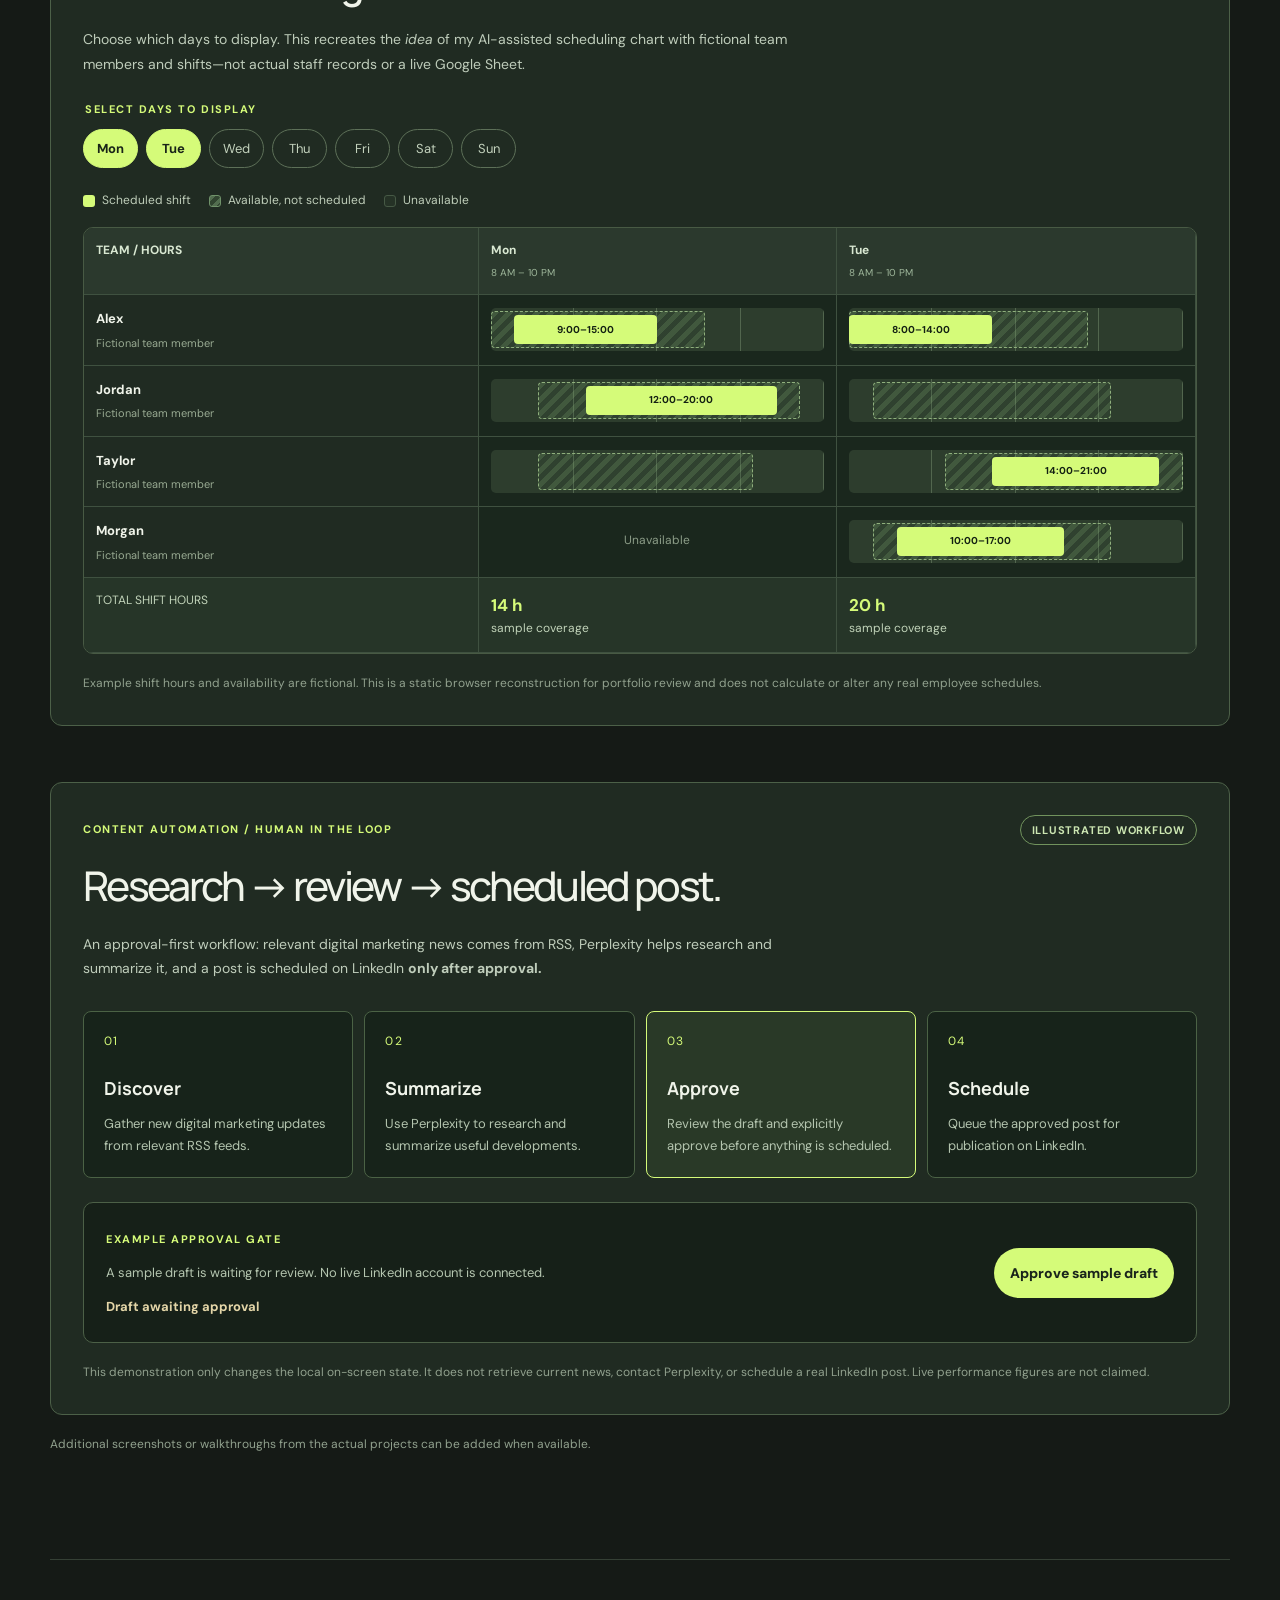
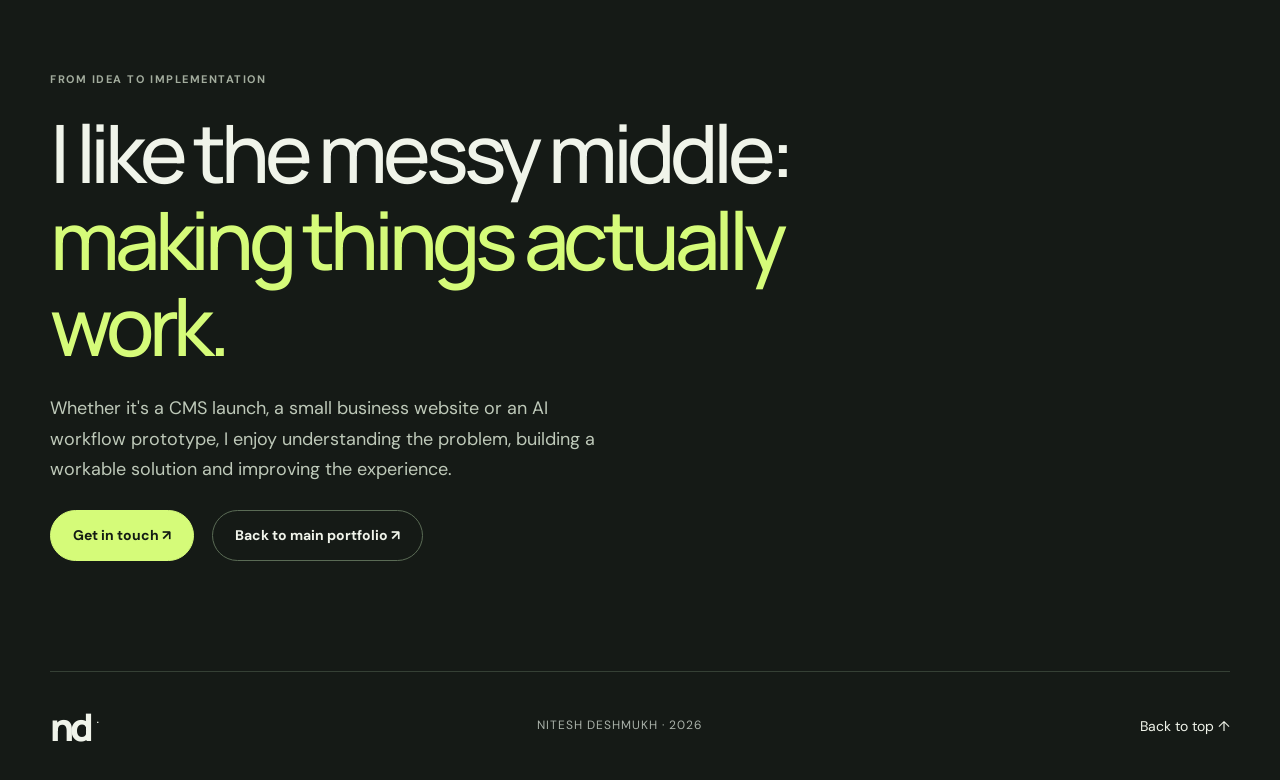
<file: docs/work-in-practice.html>
<!doctype html>
<html lang="en">
<head>
  <meta charset="utf-8">
  <meta name="viewport" content="width=device-width,initial-scale=1">
  <meta name="theme-color" content="#151a16">
  <meta name="description" content="Behind the work of Nitesh Deshmukh: enterprise Sitecore publishing at Mahindra, Wix client websites, and a hands-on simulated AI receptionist workflow.">
  <title>Work in Practice — Nitesh Deshmukh | Web, CMS &amp; AI Workflows</title>
  <link rel="icon" href="favicon.svg" type="image/svg+xml">
  <link rel="stylesheet" href="style.css">
  <link rel="stylesheet" href="work-in-practice.css">
</head>
<body class="proof-page">
  <a class="skip" href="#main">Skip to content</a>
  <header class="header wrap">
    <a class="wordmark" href="index.html#home" aria-label="Nitesh Deshmukh home">nd<span aria-hidden="true">.</span></a>
    <nav aria-label="Main navigation">
      <a href="index.html">Portfolio</a>
      <a href="#cases" aria-current="page">Case studies</a>
      <a href="mailto:d.nitesh08@gmail.com">Contact</a>
    </nav>
  </header>
  <main id="main">
    <section class="proof-hero wrap" aria-labelledby="hero-title">
      <div class="proof-hero-top">
        <span class="eyebrow">Selected work / behind the build</span>
        <span class="status">Open to web &amp; digital experience roles</span>
      </div>
      <h1 id="hero-title">Build it.<br>Make it work.<br><em>Make it better.</em></h1>
      <div class="proof-intro">
        <p>I'm Nitesh. I turn briefs into usable web experiences, publish confidently in content management systems, and explore how AI can remove tedious work. This page shows <strong>how I approach problems</strong>—not just screenshots of the result.</p>
        <div class="proof-legend" aria-label="Three featured work areas">
          <div><strong>01</strong><span>Enterprise CMS publishing</span></div>
          <div><strong>02</strong><span>Client website delivery</span></div>
          <div><strong>03</strong><span>Applied AI prototypes</span></div>
        </div>
      </div>
      <div class="proof-jump" aria-label="Jump to a case study">
        <a href="#mahindra">Sitecore / Mahindra ↗</a>
        <a href="#clients">Wix / Client websites ↗</a>
        <a href="#ai-demo">AI / Interactive demo ↗</a>
        <a href="#other-builds">Other builds ↗</a>
      </div>
    </section>
    <div id="cases" class="wrap">
      <section class="case" id="mahindra" aria-labelledby="mahindra-title">
        <div class="case-label"><span class="eyebrow">01 / Enterprise CMS + high-stakes publishing</span></div>
        <div class="case-heading">
          <h2 id="mahindra-title">From approved design to <span class="accent">launch-ready pages.</span></h2>
          <p>Mahindra Automotive · Sitecore 9 · G Tech Solutions<br>Web content, components, QA and publishing</p>
        </div>
        <a class="case-art" href="https://auto.mahindra.com/suv/scorpio-n/SCN.html" target="_blank" rel="noopener noreferrer" aria-label="View the current live Mahindra Scorpio-N page">
          <img src="assets/mahindra-scorpio-n.webp" width="1000" height="667" loading="lazy" alt="Desktop screenshot of a Mahindra Scorpio-N automotive webpage">
          <span class="case-art-caption">View live reference ↗</span>
        </a>
        <div class="case-body">
          <div class="case-meta">
            <div class="eyebrow">My responsibility</div>
            <p>Sitecore SEO &amp; Web Content Editor at G Tech Solutions, supporting Mahindra Automotive. I took hands-on responsibility for page production, Sitecore component and data-source configuration, content and metadata, booking-flow launch support, publishing and QA. I collaborated directly with developers and designers throughout delivery.</p>
            <div class="pill-row"><span>Sitecore 9</span><span>Components</span><span>Multilingual content</span><span>SEO metadata</span><span>Responsive QA</span></div>
          </div>
          <div class="case-points">
            <article><span class="number">THE CHALLENGE / 01</span><h3>Complex content, tight timelines.</h3><p>Vehicle pages needed accurate content across components, languages and screen sizes. Launch work added time pressure and many interdependent checks.</p></article>
            <article><span class="number">MY APPROACH / 02</span><h3>Own the CMS work. Collaborate on the code.</h3><p>Built pages, configured Sitecore components and data sources, updated multilingual content and SEO, worked with developers on HTML/CSS changes, supported the booking-flow launch, and coordinated responsive checks and QA fixes with designers and developers.</p></article>
            <article><span class="number">THE TAKEAWAY / 03</span><h3>Reliability beats guesswork.</h3><p>Good publishing isn't just clicking “go live.” It's managing dependencies, checking details, communicating blockers, and knowing what must be tested before release.</p></article>
          </div>
        </div>
        <div class="impact-strip" aria-label="Company-reported Scorpio-N launch outcome">
          <div><span class="eyebrow">Company-reported launch / 30 July 2022</span><strong>25,000+</strong><span>bookings in 1 minute</span></div>
          <div><span class="eyebrow">Scorpio-N booking milestone</span><strong>100,000+</strong><span>bookings in under 30 minutes</span></div>
          <div class="impact-context"><span class="eyebrow">My contribution</span><p>Supported the web and booking experience launch through CMS production, publishing coordination and launch QA as a member of the wider Mahindra team.</p><a href="https://www.mahindra.com/news-room/press-release/en/mahindra-scorpio-n-sets-a-new-record-clocks-over-25000-bookings-within-1-minute-over-100000-bookings-in-under-30-minutes" target="_blank" rel="noopener noreferrer">Read Mahindra's official announcement ↗</a></div>
        </div>
        <div class="project-aside"><span class="eyebrow">Beyond the main automotive website</span><p>Contributed to Box and VR application side projects and helped a colleague draft and prototype a metaverse concept. These were collaborative explorations, separate from the Scorpio-N booking launch.</p></div>
        <p class="case-note">The booking figures are company-wide results, not individual performance metrics. I contributed as part of a wider team. Current live pages may differ from the versions I worked on.</p>
      </section>
      <section class="case" id="clients" aria-labelledby="client-title">
        <div class="case-label"><span class="eyebrow">02 / Practical client websites</span></div>
        <div class="case-heading">
          <h2 id="client-title">Clearer sites for <span class="accent">real businesses.</span></h2>
          <p>Freelance website and design projects: content, page structure, navigation, responsive layouts, graphic assets and ongoing improvements.</p>
        </div>
        <div class="two-art">
          <a class="case-art" href="https://www.permeshwar.com/" target="_blank" rel="noopener noreferrer" aria-label="View Permeshwar Fashions website"><img src="assets/permeshwar-home.webp" width="1000" height="667" loading="lazy" alt="Homepage screenshot of the Permeshwar Fashions website"><span class="case-art-caption">Permeshwar Fashions ↗</span></a>
          <a class="case-art" href="https://www.alvinsolutions.in/" target="_blank" rel="noopener noreferrer" aria-label="View Alvin Solutions website"><img src="assets/alvin-home.webp" width="1000" height="667" loading="lazy" alt="Homepage screenshot of the Alvin Solutions website"><span class="case-art-caption">Alvin Solutions ↗</span></a>
        </div>
        <div class="case-body">
          <div class="case-meta">
            <div class="eyebrow">My responsibility</div>
            <p>Independent freelance projects for clients including Permeshwar Fashions and Alvin Solutions, plus additional client website and graphic-design work. I translate briefs and feedback into page structure, content, design updates and mobile improvements.</p>
            <div class="pill-row"><span>Wix</span><span>Page design</span><span>Mobile usability</span><span>Client collaboration</span><span>Content maintenance</span></div>
          </div>
          <div class="case-points">
            <article><span class="number">THE CHALLENGE / 01</span><h3>Turn a vague request into a brief.</h3><p>“Make the website better” isn't an actionable requirement. Clarifying the audience, priority pages, required content and approvals makes development more effective.</p></article>
            <article><span class="number">MY APPROACH / 02</span><h3>Structure before decoration.</h3><p>Organize navigation, establish a clear page hierarchy, improve readability, then refine responsive layouts and content where users interact.</p></article>
            <article><span class="number">THE TAKEAWAY / 03</span><h3>Ship something maintainable.</h3><p>Client sites must remain useful after launch. Consistent page structures, clear handoffs and manageable editing workflows matter.</p></article>
          </div>
        </div>
        <p class="case-note">These are client references. Screenshots and live websites illustrate projects; no conversion or traffic lift is claimed without verified analytics.</p>
      </section>
      <section class="case" id="ai-demo" aria-labelledby="ai-title">
        <div class="case-label"><span class="eyebrow">03 / Applied AI + automation</span></div>
        <div class="case-heading">
          <h2 id="ai-title">What happens <span class="accent">after an AI answers?</span></h2>
          <p>Dental AI receptionist pilot · Voice workflow, webhooks and structured handoff</p>
        </div>
        <div class="case-body">
          <div class="case-meta">
            <div class="eyebrow">Technical exploration</div>
            <p>I built a dental receptionist test-call workflow using Retell AI, Node.js/Express webhook logic and Google Sheets. The voice agent answers test calls using business-specific knowledge and automatically logs call details in a Google Sheet after each call. It has not yet been tested by a client or deployed to a paying customer. The walkthrough below is a separate, browser-only simulation.</p>
            <div class="pill-row"><span>Retell AI</span><span>Node.js</span><span>Express</span><span>Webhooks</span><span>Google Sheets</span></div>
          </div>
          <div class="case-points">
            <article><span class="number">THE PROBLEM / 01</span><h3>A conversation alone isn't a workflow.</h3><p>Handling a test call is only the start. A useful receptionist workflow also needs business-specific answers and a structured record the team can review afterward.</p></article>
            <article><span class="number">THE DESIGN / 02</span><h3>Test calls through to logging.</h3><p>Configured an agent around business-specific knowledge, connected call completion to Express webhook handling, and logged call details automatically into Google Sheets. The on-page example below illustrates possible intake and routing.</p></article>
            <article><span class="number">THE DEMO / 03</span><h3>Explore the logic yourself.</h3><p>Choose a fictional caller scenario below to inspect the simulated response, intent, routing and sample payload. No personal information is collected.</p></article>
          </div>
        </div>

        <div class="demo-shell" aria-label="Interactive simulated dental receptionist workflow">
          <div class="demo-top"><h3>Voice intake → structured handoff</h3><span class="demo-badge">INTERACTIVE · FICTIONAL DEMO</span></div>
          <div class="demo-body">
            <div class="demo-controls">
              <span class="eyebrow">Choose a caller request</span>
              <p>These scenarios simulate an intake flow. They do not place calls, access clinic systems, or transmit data.</p>
              <button type="button" class="scenario" data-scenario="appointment" aria-pressed="true"><span>01</span>Book an appointment</button>
              <button type="button" class="scenario" data-scenario="reschedule" aria-pressed="false"><span>02</span>Reschedule a visit</button>
              <button type="button" class="scenario" data-scenario="hours" aria-pressed="false"><span>03</span>Ask for Saturday hours</button>
              <button type="button" class="demo-run" id="demo-run">Run fictional workflow ↗</button>
              <p class="demo-state" id="demo-status" role="status" aria-live="polite">Ready to simulate.</p>
            </div>
            <div class="demo-output">
              <div class="demo-steps" aria-label="Simulation processing stages">
                <div class="demo-step"><span class="eyebrow">01 / Intent</span><strong id="stage-intent">Pending classification</strong><small>What does the caller want?</small></div>
                <div class="demo-step"><span class="eyebrow">02 / Route</span><strong id="stage-route">Pending routing</strong><small>Where should this go?</small></div>
                <div class="demo-step"><span class="eyebrow">03 / Handoff</span><strong id="stage-disposition">Pending handoff</strong><small>What happens next?</small></div>
              </div>
              <div class="demo-conversation" aria-label="Example conversation">
                <div class="line"><span class="role">CALLER</span><span class="say" id="demo-caller">Hi, I'd like to book a cleaning next Tuesday afternoon.</span></div>
                <div class="line"><span class="role">AI DEMO</span><span class="say" id="demo-agent">Run this example to see the simulated response.</span></div>
              </div>
              <div class="demo-data">
                <div class="demo-data-head"><span class="eyebrow">Sample JSON webhook payload</span><button type="button" class="demo-copy" id="demo-copy" disabled>Copy JSON</button></div>
                <pre class="demo-code" id="demo-code" tabindex="0">// Run a scenario to reveal the simulated handoff payload.</pre>
              </div>
            </div>
          </div>
          <div class="demo-footer">Illustrative browser-only prototype. All caller details are fictional. This example does not use Retell's API, send requests to a server, or create a Google Sheets entry. It demonstrates the kind of structured handoff explored in the underlying pilot.</div>
        </div>
        <p class="case-note">What works: live test calls with business-specific answers and automatic post-call Google Sheets logging. What isn't established: client testing, production deployment or measured customer results. The interactive illustration is a separate static simulation.</p>
      </section>
      <section class="case" id="other-builds" aria-labelledby="other-builds-title">
        <div class="case-label"><span class="eyebrow">04 / Smaller systems and technical collaboration</span></div>
        <div class="case-heading">
          <h2 id="other-builds-title">Useful things built <span class="accent">between bigger projects.</span></h2>
          <p>Operational problem-solving, content automation and hands-on collaboration with developers.</p>
        </div>
        <div class="mini-builds">
          <article><span class="eyebrow">Operations / AI-assisted build</span><h3>Google Sheets scheduling dashboard</h3><p>Used AI assistance to build a custom scheduling chart in Google Sheets. Selecting days displays a Gantt-style view of employee shifts and availability, making staffing easier to understand visually.</p><a class="build-status build-link" href="#schedule-demo">Try an illustrative Gantt view ↗</a></article>
          <article><span class="eyebrow">Content workflow / approval-first</span><h3>LinkedIn research-to-post automation</h3><p>Built a workflow that uses RSS feeds and Perplexity to find relevant digital marketing updates, summarize them, request my approval, and then schedule approved posts on LinkedIn.</p><a class="build-status build-link" href="#linkedin-flow">See the workflow ↗</a></article>
          <article><span class="eyebrow">Collaboration / platform work</span><h3>HTML, CSS &amp; API collaboration</h3><p>At Mahindra, I worked with developers to refine HTML/CSS and coordinate site changes. I understand how APIs fit into web workflows and can collaborate effectively without claiming to be a full-time backend developer.</p><span class="build-status">Applied understanding · collaborative delivery</span></article>
        </div>
        <section class="schedule-showcase" id="schedule-demo" aria-labelledby="schedule-title">
          <div class="showcase-heading">
            <div><span class="eyebrow">Google Sheets dashboard / illustrated</span><h3 id="schedule-title">See a week at a glance.</h3><p>Choose which days to display. This recreates the <em>idea</em> of my AI-assisted scheduling chart with fictional team members and shifts—not actual staff records or a live Google Sheet.</p></div>
            <span class="demo-badge">INTERACTIVE · SAMPLE DATA</span>
          </div>
          <fieldset class="day-select" aria-label="Days to show in sample Gantt chart">
            <legend class="eyebrow">Select days to display</legend>
            <label><input type="checkbox" data-schedule-day="Mon" checked><span>Mon</span></label>
            <label><input type="checkbox" data-schedule-day="Tue" checked><span>Tue</span></label>
            <label><input type="checkbox" data-schedule-day="Wed"><span>Wed</span></label>
            <label><input type="checkbox" data-schedule-day="Thu"><span>Thu</span></label>
            <label><input type="checkbox" data-schedule-day="Fri"><span>Fri</span></label>
            <label><input type="checkbox" data-schedule-day="Sat"><span>Sat</span></label>
            <label><input type="checkbox" data-schedule-day="Sun"><span>Sun</span></label>
          </fieldset>
          <div class="gantt-legend" aria-label="Chart legend"><span><i class="legend-shift"></i> Scheduled shift</span><span><i class="legend-available"></i> Available, not scheduled</span><span><i class="legend-off"></i> Unavailable</span></div>
          <div id="schedule-gantt" class="gantt-host" aria-live="polite" aria-atomic="true"><p>Loading example schedule…</p></div>
          <p class="case-note">Example shift hours and availability are fictional. This is a static browser reconstruction for portfolio review and does not calculate or alter any real employee schedules.</p>
        </section>
        <section class="linkedin-showcase" id="linkedin-flow" aria-labelledby="linkedin-title">
          <div class="showcase-heading">
            <div><span class="eyebrow">Content automation / human in the loop</span><h3 id="linkedin-title">Research → review → scheduled post.</h3><p>An approval-first workflow: relevant digital marketing news comes from RSS, Perplexity helps research and summarize it, and a post is scheduled on LinkedIn <strong>only after approval.</strong></p></div>
            <span class="demo-badge">ILLUSTRATED WORKFLOW</span>
          </div>
          <ol class="workflow-steps">
            <li><span class="flow-num">01</span><strong>Discover</strong><p>Gather new digital marketing updates from relevant RSS feeds.</p></li>
            <li><span class="flow-num">02</span><strong>Summarize</strong><p>Use Perplexity to research and summarize useful developments.</p></li>
            <li class="flow-approval"><span class="flow-num">03</span><strong>Approve</strong><p>Review the draft and explicitly approve before anything is scheduled.</p></li>
            <li><span class="flow-num">04</span><strong>Schedule</strong><p>Queue the approved post for publication on LinkedIn.</p></li>
          </ol>
          <div class="approval-demo" aria-label="Fictional example of the approval gate">
            <div><span class="eyebrow">Example approval gate</span><p id="approval-description">A sample draft is waiting for review. No live LinkedIn account is connected.</p><span id="approval-state" class="approval-state" role="status">Draft awaiting approval</span></div>
            <button type="button" id="approval-toggle" class="demo-run">Approve sample draft</button>
          </div>
          <p class="case-note">This demonstration only changes the local on-screen state. It does not retrieve current news, contact Perplexity, or schedule a real LinkedIn post. Live performance figures are not claimed.</p>
        </section>
        <p class="case-note">Additional screenshots or walkthroughs from the actual projects can be added when available.</p>
      </section>
    </div>
    <section class="closing wrap" aria-labelledby="closing-title">
      <span class="eyebrow">From idea to implementation</span>
      <h2 id="closing-title">I like the messy middle: <span class="accent">making things actually work.</span></h2>
      <p>Whether it's a CMS launch, a small business website or an AI workflow prototype, I enjoy understanding the problem, building a workable solution and improving the experience.</p>
      <div class="closing-links"><a href="mailto:d.nitesh08@gmail.com?subject=Let's%20talk%20about%20web%20and%20digital%20work">Get in touch ↗</a><a href="index.html">Back to main portfolio ↗</a></div>
    </section>
  </main>
  <footer class="wrap footer"><a class="wordmark" href="index.html" aria-label="Back to portfolio">nd<span aria-hidden="true">.</span></a><span>NITESH DESHMUKH · 2026</span><a href="#main">Back to top ↑</a></footer>
  <script src="work-in-practice.js" defer></script>
</body>
</html>
</file>
<file: docs/style.css>
@import url('https://fonts.googleapis.com/css2?family=DM+Sans:wght@400;450;500;550;600;650;700&family=Manrope:wght@400;500;600;650;700;750;800&display=swap');
:root{--bg:#161917;--surface:#202420;--ink:#f3f5ee;--muted:#a9b1a9;--accent:#d5fb79;--line:#3c433b;--display:'Manrope',Arial,sans-serif;--body:'DM Sans',Arial,sans-serif}*{box-sizing:border-box}html{scroll-behavior:smooth;scroll-padding-top:28px}body{margin:0;background:var(--bg);color:var(--ink);font-family:var(--body);font-size:16px;line-height:1.65}a{color:inherit;text-decoration:none}button,a,summary{-webkit-tap-highlight-color:transparent}a:focus-visible,summary:focus-visible{outline:3px solid var(--accent);outline-offset:6px}::selection{background:var(--accent);color:var(--bg)}.wrap{width:min(1280px,calc(100% - 112px));margin-inline:auto}.skip{position:absolute;top:-100px;left:20px;padding:12px;background:var(--accent);color:var(--bg);z-index:20}.skip:focus{top:10px}.header{display:flex;justify-content:space-between;align-items:center;height:112px;border-bottom:1px solid var(--line)}.wordmark{font-family:var(--display);font-size:38px;letter-spacing:-4px;font-weight:800;line-height:1}.wordmark span{display:inline-block;font-size:13px;vertical-align:top;margin:5px 0 0 6px;letter-spacing:0;font-weight:500}.header nav{display:flex;gap:36px;align-items:center;font-size:14px}.header nav a{transition:color .2s}.header nav a:hover,.footer a:hover{color:var(--accent)}.header nav a:last-child{border:1px solid #687160;border-radius:30px;padding:10px 22px}.header nav a span{margin-left:14px}.eyebrow{font-size:12px;font-weight:600;letter-spacing:.12em;line-height:1.5}.hero{padding-top:48px}.hero-meta{display:flex;justify-content:space-between;color:var(--muted)}h1,h2,h3,p{margin:0}h1,h2,h3{font-family:var(--display);font-weight:500}h1{font-size:clamp(80px,11.85vw,169px);line-height:1.03;letter-spacing:-.075em;margin:29px 0 47px;font-weight:600}.surname{display:flex;align-items:center;justify-content:space-between;gap:20px}.asterisk{font-size:clamp(70px,12vw,165px);line-height:1;color:var(--accent);font-family:Arial,sans-serif;display:inline-block;letter-spacing:0;transition:transform 1s}.hero:hover .asterisk{transform:rotate(45deg)}.hero-bottom{display:grid;grid-template-columns:1.4fr 1fr;gap:64px;align-items:start}.hero-bottom h2{font-size:clamp(24px,2.5vw,37px);line-height:1.35;letter-spacing:-.045em}.hero-bottom p{color:var(--muted);max-width:420px;font-size:18px}.button{display:inline-flex;gap:40px;align-items:center;background:var(--accent);color:#1b2515;border-radius:100px;padding:15px 24px;margin-top:26px;font-weight:600;font-size:14px;transition:background .2s,transform .2s}.button:hover{background:#e2ffa5;transform:translateY(-2px)}.button span{font-size:22px;line-height:1}.hero-foot{display:flex;justify-content:space-between;margin-top:63px;border-top:1px solid var(--line);padding-top:19px;font-size:12px;letter-spacing:.08em;color:var(--muted)}.section{padding-top:106px;padding-bottom:24px}.section-heading{display:flex;justify-content:space-between;gap:50px;align-items:end;margin-bottom:46px}.section-heading .eyebrow{color:var(--accent)}.section-heading h2{font-size:clamp(32px,3.9vw,55px);line-height:1.15;letter-spacing:-.055em;margin-top:22px}.section-heading>p{color:var(--muted);max-width:340px;line-height:1.7}.project{background:var(--surface);border:1px solid #30382f;overflow:hidden;border-radius:4px}.featured{display:grid;grid-template-columns:1.15fr 1fr;margin-bottom:28px}.project-visual{position:relative;overflow:hidden;min-height:410px;padding:29px;display:flex;flex-direction:column;justify-content:space-between}.visual-top,.visual-bottom{display:flex;justify-content:space-between;align-items:center;gap:20px;font-size:12px;letter-spacing:.09em;font-weight:600;position:relative;z-index:2}.mahindra{background:#dae1df;color:#1e2825}.launch-title{font-family:var(--display);font-size:clamp(43px,5.1vw,70px);line-height:1.02;font-weight:750;letter-spacing:-.06em;margin:42px 0}.launch-title span{color:#586b60}.visual-bottom{padding-top:18px;border-top:1px solid currentColor}.project-copy{padding:36px}.project-copy .eyebrow{color:var(--muted);font-size:12px}.project-copy h3{font-size:clamp(26px,2.7vw,38px);line-height:1.22;letter-spacing:-.045em;margin:20px 0}.project-copy>p{color:var(--muted);font-size:16px;line-height:1.75}.tags{display:flex;gap:7px;flex-wrap:wrap;margin-top:24px}.tags span{font-size:12px;padding:4px 11px;border:1px solid #4b5548;border-radius:20px;color:#ced5c8}details{border-top:1px solid var(--line);margin-top:30px}summary{cursor:pointer;list-style:none;display:flex;justify-content:space-between;align-items:center;padding-top:19px;font-size:14px;font-weight:550}summary::-webkit-details-marker{display:none}summary>span{font-size:24px;line-height:1;color:var(--accent);transition:transform .2s}details[open] summary>span{transform:rotate(45deg)}summary:hover{color:var(--accent)}.detail-content{font-size:15px;color:#c3ccbe;line-height:1.7;padding-top:4px}.detail-content h4{margin:22px 0 6px;color:var(--ink);font-weight:600;font-size:15px}.detail-content ul{padding-left:20px;margin-top:4px}.detail-content li{padding-left:3px;margin:8px 0}.detail-content .note{font-size:13px;color:var(--muted);margin-top:18px}.project-grid{display:grid;grid-template-columns:1fr 1fr;gap:28px;align-items:start}.stacked .project-visual{height:410px}.citadel{color:white;background:#153330}.citadel img{position:absolute;inset:0;width:100%;height:100%;object-fit:cover;transition:transform .8s}.citadel:hover img{transform:scale(1.025)}.image-shade{position:absolute;inset:0;background:linear-gradient(180deg,rgba(0,0,0,.27),rgba(0,0,0,.05) 25%,rgba(0,0,0,.7))}.citadel-title{position:relative;z-index:2;margin:auto 0 27px;font-family:Georgia,serif;font-size:56px;line-height:.98;letter-spacing:-.04em}.citadel-title i{font-weight:normal}.freelance{background:var(--accent);color:#26301e}.freelance-title{font-family:var(--display);font-weight:700;font-size:24px;line-height:1.15;letter-spacing:-.04em}.freelance-title>span{display:block;font-size:clamp(41px,4.4vw,61px);line-height:1.05;margin-top:15px}.capabilities{margin-top:90px;background:var(--accent);color:#26301e;padding:73px 0 75px}.capabilities .eyebrow{color:#465936}.capabilities .section-heading>p{color:#48583d}.cap-grid{display:grid;grid-template-columns:repeat(3,1fr);gap:0}.cap-grid article{padding:28px 32px 0 0;border-top:1px solid #9eba6c}.cap-grid article+article{padding-left:32px;border-left:1px solid #9eba6c}.cap-number{font-size:12px;letter-spacing:.1em;color:#465936}.cap-grid h3{font-size:27px;letter-spacing:-.045em;margin-top:28px;margin-bottom:15px}.cap-grid p{color:#36442d}.tool-list{border-top:1px solid #a7c474;margin-top:24px;padding-top:19px;font-size:14px;line-height:1.8;color:#425337}.timeline{border-top:1px solid var(--line)}.timeline article{display:grid;grid-template-columns:1fr 2fr 1.6fr;gap:32px;border-bottom:1px solid var(--line);padding:30px 0}.time{font-size:12px;color:var(--muted);padding-top:5px;letter-spacing:.05em}.timeline h3{font-size:20px;line-height:1.45;letter-spacing:-.025em}.organization{display:block;font-size:14px;color:var(--muted);margin-top:8px}.timeline p{font-size:15px;color:var(--muted);line-height:1.75}.metric-grid{display:grid;grid-template-columns:repeat(3,1fr);border-top:1px solid var(--line);padding:32px 0}.metric-grid article{padding-right:22px}.metric-grid article+article{border-left:1px solid var(--line);padding-left:30px}.metric-grid article>span{font-size:12px;letter-spacing:.07em;color:var(--muted)}.metric-grid strong{display:block;color:var(--accent);font-family:var(--display);font-size:clamp(38px,5vw,66px);font-weight:500;line-height:1.2;letter-spacing:-.05em;margin:26px 0 9px}.metric-grid strong span{font-size:.65em}.metric-grid p{font-size:18px}.metric-grid small{display:block;font-size:13px;color:var(--muted);margin-top:5px}.about{margin-top:70px;padding:86px 0 88px;background:#222722;border-block:1px solid var(--line)}.about-grid{display:grid;grid-template-columns:1.1fr 1fr;gap:80px}.about .eyebrow{color:var(--accent)}.about h2{font-size:clamp(42px,5.6vw,76px);line-height:1.08;letter-spacing:-.055em;margin-top:32px}.about h2 i{font-family:Georgia,serif;font-weight:normal;color:var(--accent)}.about-copy>p{margin-bottom:20px;color:var(--muted)}.about-copy>.lead{font-size:22px;line-height:1.6;color:var(--ink);letter-spacing:-.02em}.about h3{font-size:18px;margin-top:40px}.education{list-style:none;padding:0;margin:16px 0}.education li{border-top:1px solid var(--line);padding:15px 0}.education strong{display:block;font-weight:500;font-size:15px}.education span{display:block;color:var(--muted);font-size:14px;margin-top:4px}.credentials{display:flex;gap:8px;flex-wrap:wrap;margin-top:20px}.credentials span{font-size:12px;padding:4px 10px;border:1px solid var(--line);border-radius:4px;color:var(--muted)}.footer{display:flex;justify-content:space-between;align-items:center;padding-block:35px;gap:30px}.footer>span{font-size:12px;letter-spacing:.08em;color:var(--muted)}.footer>a:last-child{font-size:14px}.footer>a:last-child span{margin-left:20px}
@media(min-width:1600px){h1{font-size:170px}}@media(max-width:1000px){.wrap{width:calc(100% - 64px)}.hero-bottom{gap:40px}.featured{grid-template-columns:1fr 1fr}.project-copy{padding:27px}.project-visual{padding:23px;min-height:380px}.stacked .project-visual{height:355px;min-height:355px}.citadel-title{font-size:48px}.section-heading>p{max-width:280px}.timeline article{grid-template-columns:.8fr 1.6fr 1.3fr;gap:22px}.cap-grid article{padding-right:22px}.cap-grid article+article{padding-left:22px}.about-grid{gap:50px}.metric-grid article+article{padding-left:20px}}
@media(max-width:720px){.wrap{width:calc(100% - 40px)}.header{height:84px}.wordmark{font-size:33px}.header nav{gap:19px;font-size:13px}.header nav a:last-child{padding:7px 12px}.header nav a span{display:none}.hero{padding-top:29px}.hero-meta{font-size:12px;letter-spacing:.06em;gap:15px}h1{font-size:clamp(58px,12.8vw,95px);margin:29px 0 34px;letter-spacing:-.075em}.asterisk{font-size:clamp(39px,10vw,68px)}.surname{gap:4px}.hero-bottom{grid-template-columns:1fr;gap:25px}.hero-bottom h2{font-size:28px}.hero-bottom p{font-size:17px;max-width:500px}.button{padding:13px 21px;margin-top:20px}.hero-foot{margin-top:35px;font-size:12px;letter-spacing:.04em;gap:20px}.hero-foot span:last-child{text-align:right}.section{padding-top:68px}.section-heading{display:block;margin-bottom:28px}.section-heading h2{font-size:37px;margin-top:17px}.section-heading>p{margin-top:22px;max-width:520px;font-size:16px}.featured,.project-grid{display:grid;grid-template-columns:1fr}.featured{margin-bottom:22px}.project-grid{gap:22px}.project-visual{min-height:360px}.mahindra{height:370px}.launch-title{font-size:62px;margin:25px 0}.project-copy{padding:27px}.project-copy h3{font-size:30px}.stacked .project-visual{height:370px}.freelance-title{font-size:26px}.freelance-title>span{font-size:52px}.citadel-title{font-size:55px}.capabilities{margin-top:55px;padding:54px 0}.cap-grid{grid-template-columns:1fr}.cap-grid article,.cap-grid article+article{padding:23px 0 27px;border-left:none}.cap-grid h3{margin-top:12px}.tool-list{margin-top:16px;padding-top:13px}.timeline article{grid-template-columns:1fr;gap:10px;padding:25px 0}.timeline h3{font-size:21px}.organization{margin-top:4px}.timeline p{max-width:550px}.metric-grid{grid-template-columns:1fr;padding:0;border-top:0}.metric-grid article,.metric-grid article+article{padding:25px 0;border-left:0;border-top:1px solid var(--line)}.metric-grid strong{font-size:60px;margin:12px 0 7px}.metric-grid article>span{font-size:12px}.about{margin-top:40px;padding:55px 0}.about-grid{grid-template-columns:1fr;gap:35px}.about h2{font-size:57px;margin-top:20px}.about-copy>.lead{font-size:21px}.footer{gap:14px;flex-wrap:wrap;padding-block:28px}.footer>span{font-size:12px}.footer>a:last-child{font-size:13px}.footer>a:last-child span{margin-left:8px}}
@media(prefers-reduced-motion:reduce){html{scroll-behavior:auto}*,*::before,*::after{transition:none!important;animation:none!important}}

/* Portfolio refresh */
.hero-actions{display:flex;align-items:center;gap:24px;flex-wrap:wrap}.text-link{margin-top:26px;color:var(--muted);font-size:14px;border-bottom:1px solid #65705f;padding-bottom:3px}.text-link:hover{color:var(--accent);border-color:var(--accent)}.project-visual:focus-visible{outline:3px solid var(--accent);outline-offset:-8px}.mahindra{transition:filter .25s}.mahindra:hover{filter:brightness(1.04)}.client-grid{display:grid;grid-template-columns:repeat(3,1fr);gap:20px;margin-top:20px}.client-card{min-height:480px;padding:30px;display:flex;flex-direction:column;border-radius:4px;color:#182019}.client-card .eyebrow{color:#435047}.client-card h3{font-size:clamp(34px,3.25vw,48px);line-height:1.04;letter-spacing:-.055em;margin:42px 0 24px}.client-card p{line-height:1.7;color:#344037}.client-card .tags{margin-top:24px}.client-card .tags span{border-color:rgba(24,32,25,.28);color:#263329}.client-card .case-link{margin-top:auto;padding-top:26px;border-top:1px solid rgba(24,32,25,.33);font-weight:600;font-size:14px;display:flex;justify-content:space-between}.client-card .case-link:hover{text-decoration:underline;text-underline-offset:4px}.client-card.mint{background:#d5fb79}.client-card.blue{background:#a9d8ef}.client-card.coral{background:#efad91}.labs{padding-bottom:80px}.lab-grid{display:grid;grid-template-columns:repeat(3,1fr);gap:16px}.lab-grid article{border:1px solid var(--line);background:var(--surface);padding:27px;min-height:265px}.lab-grid article>span,.lab-citadel div>span{font-size:12px;letter-spacing:.09em;color:var(--accent);font-weight:600}.lab-grid h3{font-size:24px;letter-spacing:-.04em;line-height:1.25;margin:55px 0 14px}.lab-grid p{color:var(--muted);font-size:15px}.lab-grid .lab-citadel{grid-column:1/-1;padding:0;min-height:330px;display:grid;grid-template-columns:1.15fr 1fr;overflow:hidden}.lab-citadel img{width:100%;height:100%;min-height:330px;object-fit:cover}.lab-citadel div{padding:35px;display:flex;flex-direction:column;justify-content:center}.lab-citadel h3{font-size:36px;margin:22px 0 15px}.contact-panel{margin-top:36px;padding-top:25px;border-top:1px solid var(--line);display:grid;gap:14px}.contact-panel .eyebrow{color:var(--accent)}.contact-panel>a{font-family:var(--display);font-size:21px;letter-spacing:-.02em}.contact-panel>a:hover{color:var(--accent)}.contact-panel .resume-link{font-family:var(--body);font-size:14px;color:var(--muted)}
@media(max-width:1000px){.client-grid{grid-template-columns:1fr 1fr}.client-card:last-child{grid-column:1/-1;min-height:390px}.lab-grid{grid-template-columns:1fr 1fr}}
@media(max-width:720px){.header nav a:nth-child(2),.header nav a:nth-child(3){display:none}.header nav{gap:12px}.hero-actions{align-items:flex-start;flex-direction:column;gap:0}.text-link{margin-top:18px}.client-grid,.lab-grid{grid-template-columns:1fr}.client-card,.client-card:last-child{grid-column:auto;min-height:410px}.client-card h3{font-size:43px;margin-top:34px}.lab-grid .lab-citadel{grid-column:auto;grid-template-columns:1fr}.lab-citadel img{height:260px;min-height:260px}.lab-citadel div{padding:27px}.labs{padding-bottom:40px}}
.lab-citadel .case-link{margin-top:24px;padding-top:17px;border-top:1px solid var(--line);display:flex;justify-content:space-between;color:var(--ink);font-size:14px;font-weight:600}.lab-citadel .case-link:hover{color:var(--accent)}

/* Case-study evidence */
.evidence-block{margin:24px 0 20px;border:1px solid var(--line);background:var(--surface);padding:30px}.evidence-heading{display:flex;align-items:end;justify-content:space-between;gap:30px;margin-bottom:24px}.evidence-heading .eyebrow{color:var(--accent)}.evidence-heading h3{font-size:30px;letter-spacing:-.045em;margin:10px 0 0}.evidence-heading p{color:var(--muted);max-width:420px;font-size:15px}.evidence-grid{display:grid;grid-template-columns:repeat(3,1fr);gap:12px}.evidence-grid a{position:relative;display:block;overflow:hidden;background:#0d100e;border:1px solid #3b4439}.evidence-grid img{display:block;width:100%;aspect-ratio:3/2;object-fit:cover;transition:transform .35s,opacity .35s}.evidence-grid a:hover img{transform:scale(1.025);opacity:.86}.evidence-grid span{position:absolute;left:10px;bottom:10px;background:rgba(14,18,15,.86);color:white;padding:6px 9px;font-size:12px;font-weight:600;backdrop-filter:blur(5px)}.client-card{min-height:620px}.client-preview{display:block;margin:22px -14px 0;overflow:hidden;border:1px solid rgba(24,32,25,.25);background:#101311}.client-preview img{display:block;width:100%;aspect-ratio:3/2;object-fit:cover;transition:transform .35s}.client-preview:hover img{transform:scale(1.025)}.client-card h3{margin-top:28px}.case-links{margin-top:auto;padding-top:24px;border-top:1px solid rgba(24,32,25,.33);display:flex;flex-wrap:wrap;gap:16px}.case-links a{font-size:14px;font-weight:600}.case-links a:hover{text-decoration:underline;text-underline-offset:4px}.testimonials{margin-top:96px}.section-heading.compact{margin-bottom:30px}.quote-grid{display:grid;grid-template-columns:1fr 1fr;gap:16px}.quote-grid figure{margin:0;background:var(--surface);border:1px solid var(--line);padding:32px;min-height:290px;display:flex;flex-direction:column}.quote-grid blockquote{font-family:var(--display);font-size:clamp(20px,2vw,28px);line-height:1.45;letter-spacing:-.035em;margin:0}.quote-grid figcaption{margin-top:auto;padding-top:28px;border-top:1px solid var(--line)}.quote-grid strong,.quote-grid span{display:block}.quote-grid strong{font-size:15px}.quote-grid span{font-size:13px;color:var(--muted);margin-top:4px}.delivery{display:grid;grid-template-columns:1.55fr 1fr;margin-top:54px;border-top:1px solid #9eba6c;padding-top:34px;gap:54px}.delivery .eyebrow{color:#465936}.delivery ol,.delivery ul{list-style:none;padding:0;margin:22px 0 0}.delivery-process ol{display:grid;grid-template-columns:repeat(3,1fr);gap:12px}.delivery-process li,.quality-list li{border-top:1px solid #9eba6c;padding-top:12px;font-size:14px}.delivery-process b{display:block;font-family:var(--display);font-size:19px;margin-bottom:18px}.quality-list ul{display:grid;grid-template-columns:1fr 1fr;gap:12px}.quality-list li{padding-bottom:5px}
@media(max-width:1000px){.evidence-grid{grid-template-columns:1fr 1fr}.delivery{grid-template-columns:1fr}.client-card{min-height:590px}}
@media(max-width:720px){.evidence-block{padding:20px}.evidence-heading{display:block}.evidence-heading p{margin-top:14px}.evidence-grid{grid-template-columns:1fr}.client-card{min-height:560px}.client-preview{margin-inline:-6px}.testimonials{margin-top:64px}.quote-grid{grid-template-columns:1fr}.quote-grid figure{min-height:260px;padding:25px}.delivery-process ol{grid-template-columns:1fr 1fr}.quality-list ul{grid-template-columns:1fr}.delivery{gap:35px}}
.social-preview{display:flex;flex-direction:column;justify-content:flex-end;min-height:190px;margin:22px -14px 0;padding:22px;background:linear-gradient(140deg,#2c1524,#7b234f 52%,#e05c49);color:white;border:1px solid rgba(24,32,25,.25)}.social-preview span,.social-preview small{font-size:11px;letter-spacing:.1em}.social-preview strong{font-family:var(--display);font-size:21px;letter-spacing:-.03em;margin:8px 0}.social-preview small{opacity:.8}.social-preview:hover strong{text-decoration:underline;text-underline-offset:4px}
.preview-pair{display:grid;grid-template-columns:1fr 1fr;gap:3px;margin:22px -14px 0;background:rgba(24,32,25,.28);border:1px solid rgba(24,32,25,.25)}.preview-pair a{position:relative;display:block;overflow:hidden}.preview-pair img{display:block;width:100%;aspect-ratio:1/1.18;object-fit:cover;transition:transform .35s}.preview-pair a:hover img{transform:scale(1.03)}.preview-pair span{position:absolute;left:7px;bottom:7px;background:rgba(12,15,13,.8);color:white;font-size:10px;padding:4px 6px}
</file>
<file: docs/work-in-practice.css>
/* Portfolio proof-of-work page — complements existing visual system */
:root { color-scheme: dark; }
.proof-page { background: #151a16; color: #f0f4ea; }
.proof-page * { box-sizing: border-box; }
.proof-page .wrap { width: min(1180px, calc(100% - 84px)); margin-inline:auto; }
.proof-page a { text-decoration:none; }
.proof-page .header { height:92px; }
.proof-page .header nav a[aria-current="page"] { color:#d5fb79; }
.proof-page .header nav a:last-child { border:1px solid #66735f; border-radius:100px; padding:10px 18px; }
.proof-page .header nav a:last-child:hover { background:#d5fb79; color:#151a16; }
.proof-page h1, .proof-page h2, .proof-page h3, .proof-page p { margin:0; }
.proof-page h1, .proof-page h2, .proof-page h3 { font-family:'Manrope',Arial,sans-serif; letter-spacing:-.065em; }
.proof-page .eyebrow { font-size:11px; text-transform:uppercase; letter-spacing:.14em; font-weight:700; color:#a2ac9d; }
.proof-page .accent { color:#d5fb79; }
.proof-page .proof-hero { padding-top:92px; padding-bottom:75px; border-bottom:1px solid #354035; }
.proof-page .proof-hero-top { display:flex; justify-content:space-between; gap:30px; align-items:center; margin-bottom:40px; }
.proof-page .proof-hero-top .status { display:inline-flex; align-items:center; gap:10px; color:#bfd0b7; font-size:12px; letter-spacing:.05em; }
.proof-page .proof-hero-top .status::before { content:""; width:7px; height:7px; border-radius:50%; background:#d5fb79; box-shadow:0 0 0 5px rgba(213,251,121,.1); }
.proof-page .proof-hero h1 { font-size:clamp(54px,8vw,118px); max-width:1050px; line-height:1.02; font-weight:650; }
.proof-page .proof-hero h1 em { font-family:Georgia,serif; font-weight:400; letter-spacing:-.045em; color:#d5fb79; }
.proof-page .proof-intro { display:grid; grid-template-columns:1.05fr 1fr; gap:80px; margin-top:48px; align-items:end; }
.proof-page .proof-intro>p { font-size:clamp(19px,2.05vw,25px); line-height:1.55; color:#d7dfd1; max-width:640px; }
.proof-page .proof-legend { display:grid; grid-template-columns:repeat(3,1fr); border-top:1px solid #485346; gap:0; }
.proof-page .proof-legend>div { padding:18px 14px 2px 0; }
.proof-page .proof-legend>div+div { border-left:1px solid #485346; padding-left:20px; }
.proof-page .proof-legend strong { display:block; font-size:28px; color:#d5fb79; font-family:'Manrope',Arial,sans-serif; font-weight:600; }
.proof-page .proof-legend span { display:block; font-size:12px; line-height:1.4; color:#aeb9aa; }
.proof-page .proof-jump { display:flex; flex-wrap:wrap; gap:10px; margin-top:40px; }
.proof-page .proof-jump a { border:1px solid #52604f; color:#d4ddce; border-radius:100px; padding:8px 16px; font-size:13px; transition:.2s; }
.proof-page .proof-jump a:hover, .proof-page .proof-jump a:focus-visible { color:#121811; background:#d5fb79; border-color:#d5fb79; }
.proof-page .case { padding:100px 0 105px; border-bottom:1px solid #354035; scroll-margin-top:30px; }
.proof-page .case-label { display:flex; align-items:center; gap:20px; margin-bottom:30px; }
.proof-page .case-label .eyebrow { color:#d5fb79; }
.proof-page .case-label::after { content:""; height:1px; background:#465144; flex:1; }
.proof-page .case-heading { display:flex; justify-content:space-between; gap:40px; align-items:end; margin-bottom:38px; }
.proof-page .case-heading h2 { font-size:clamp(42px,5.5vw,72px); line-height:1.07; max-width:740px; }
.proof-page .case-heading p { color:#b2bdb0; max-width:315px; line-height:1.6; font-size:15px; }
.proof-page .case-art { position:relative; display:block; overflow:hidden; background:#dce4df; min-height:370px; }
.proof-page .case-art img { display:block; width:100%; max-height:540px; height:clamp(310px,39vw,540px); object-fit:cover; object-position:top center; transition:transform .35s; }
.proof-page .case-art:hover img { transform:scale(1.018); }
.proof-page .case-art .case-art-caption { position:absolute; bottom:20px; right:20px; color:#121a15; background:#d5fb79; border-radius:100px; padding:9px 17px; font-size:13px; font-weight:700; }
.proof-page .two-art { display:grid; grid-template-columns:1fr 1fr; gap:15px; }
.proof-page .two-art .case-art img { height:350px; }
.proof-page .two-art .case-art { min-height:350px; }
.proof-page .case-body { display:grid; grid-template-columns:.85fr 2.15fr; gap:50px; margin-top:35px; }
.proof-page .case-meta { border-top:1px solid #4b5749; padding-top:20px; }
.proof-page .case-meta .eyebrow { color:#d5fb79; margin-bottom:15px; }
.proof-page .case-meta p { color:#b8c3b4; font-size:14px; line-height:1.75; margin-bottom:18px; }
.proof-page .pill-row { display:flex; gap:7px; flex-wrap:wrap; }
.proof-page .pill-row span { border:1px solid #4a5a46; padding:5px 11px; border-radius:40px; font-size:12px; color:#ccd8c7; }
.proof-page .case-points { display:grid; grid-template-columns:repeat(3,1fr); gap:22px; }
.proof-page .case-points article { border-top:1px solid #526050; padding-top:19px; }
.proof-page .case-points .number { display:block; margin-bottom:18px; color:#d5fb79; font-size:12px; letter-spacing:.12em; }
.proof-page .case-points h3 { font-size:21px; line-height:1.25; letter-spacing:-.045em; margin-bottom:13px; }
.proof-page .case-points p { color:#b5c1b2; line-height:1.7; font-size:14px; }
.proof-page .case-note { font-size:12px; color:#91a18e; margin-top:20px; line-height:1.6; }
.proof-page .case-cta { display:inline-flex; gap:14px; align-items:center; color:#d5fb79; font-weight:650; margin-top:18px; border-bottom:1px solid #d5fb79; padding-bottom:5px; font-size:14px; }
.proof-page .case-cta:hover { color:#fff; }
.proof-page .demo-shell { background:#202922; border:1px solid #54614e; border-radius:18px; overflow:hidden; margin-top:38px; box-shadow:0 30px 70px rgba(0,0,0,.15); }
.proof-page .demo-top { display:flex; justify-content:space-between; align-items:center; flex-wrap:wrap; gap:16px; border-bottom:1px solid #495645; padding:20px 25px; }
.proof-page .demo-top h3 { font-size:21px; letter-spacing:-.045em; }
.proof-page .demo-badge { font-size:11px; color:#cce6b2; border:1px solid #71935d; border-radius:20px; padding:5px 11px; letter-spacing:.07em; font-weight:700; }
.proof-page .demo-body { display:grid; grid-template-columns:320px minmax(0,1fr); }
.proof-page .demo-controls { border-right:1px solid #495645; padding:27px; display:flex; flex-direction:column; align-items:stretch; gap:13px; }
.proof-page .demo-controls>p { color:#aebcaa; font-size:14px; line-height:1.6; }
.proof-page .demo-controls .eyebrow { color:#d5fb79; margin-top:6px; }
.proof-page .scenario { display:flex; gap:14px; align-items:center; text-align:left; width:100%; background:transparent; border:1px solid #4a5b49; color:#e0e9db; border-radius:10px; padding:13px; font-family:inherit; cursor:pointer; font-size:14px; transition:background .2s, border-color .2s; }
.proof-page .scenario span { display:grid; place-items:center; width:30px; height:30px; border-radius:8px; border:1px solid #5d7057; flex:0 0 auto; }
.proof-page .scenario:hover { background:#2d3d2c; }
.proof-page .scenario[aria-pressed="true"] { border-color:#d5fb79; background:#31432f; color:#fff; }
.proof-page .demo-run { width:100%; border:0; border-radius:100px; background:#d5fb79; color:#19251b; font-size:14px; font-weight:800; padding:16px; cursor:pointer; font-family:inherit; margin-top:14px; }
.proof-page .demo-run:hover { background:#e3ffad; }
.proof-page .demo-run:focus-visible, .proof-page .scenario:focus-visible, .proof-page .demo-copy:focus-visible { outline:3px solid #d5fb79; outline-offset:3px; }
.proof-page .demo-output { padding:28px; min-width:0; }
.proof-page .demo-steps { display:grid; grid-template-columns:repeat(3,1fr); gap:13px; margin-bottom:23px; }
.proof-page .demo-step { border:1px solid #50604c; border-radius:12px; padding:14px; min-height:114px; }
.proof-page .demo-step .eyebrow { color:#d5fb79; font-size:10px; }
.proof-page .demo-step strong { display:block; color:#eff6ea; font-size:14px; margin-top:16px; line-height:1.35; }
.proof-page .demo-step small { display:block; color:#a6b5a1; font-size:12px; margin-top:5px; }
.proof-page .demo-conversation { background:#151d17; border:1px solid #3c4c38; border-radius:12px; padding:19px; }
.proof-page .demo-conversation .line { display:grid; grid-template-columns:66px minmax(0,1fr); gap:15px; margin:0 0 14px; }
.proof-page .demo-conversation .line:last-child { margin-bottom:0; }
.proof-page .demo-conversation .role { font-size:11px; font-weight:700; letter-spacing:.07em; color:#d5fb79; padding-top:2px; }
.proof-page .demo-conversation .say { font-size:14px; color:#d8e2d4; line-height:1.65; }
.proof-page .demo-data { margin-top:18px; }
.proof-page .demo-data-head { display:flex; justify-content:space-between; align-items:center; flex-wrap:wrap; gap:10px; margin-bottom:11px; }
.proof-page .demo-data-head .eyebrow { color:#d5fb79; }
.proof-page .demo-copy { border:1px solid #64785c; background:transparent; color:#cbe0c0; border-radius:100px; padding:6px 13px; font-size:12px; font-family:inherit; cursor:pointer; }
.proof-page .demo-copy:hover { background:#344a32; }
.proof-page .demo-code { overflow:auto; white-space:pre; background:#101811; border-radius:10px; color:#d2f0c1; border:1px solid #344b33; font-family:ui-monospace,SFMono-Regular,Consolas,monospace; font-size:12px; padding:19px; line-height:1.75; min-height:165px; }
.proof-page .demo-footer { background:#172018; color:#a8bba0; border-top:1px solid #3b4a37; font-size:12px; padding:16px 24px; line-height:1.7; }
.proof-page .demo-state { color:#d5fb79; font-size:12px; min-height:20px; margin:0; }
.proof-page .closing { padding:105px 0 110px; }
.proof-page .closing h2 { font-size:clamp(46px,6.3vw,86px); line-height:1.07; max-width:900px; margin-top:18px; }
.proof-page .closing p { color:#bec9b9; line-height:1.7; max-width:570px; font-size:18px; margin:25px 0; }
.proof-page .closing-links { display:flex; flex-wrap:wrap; align-items:center; gap:18px; }
.proof-page .closing-links a { display:inline-flex; align-items:center; gap:16px; border-radius:100px; padding:13px 22px; border:1px solid #5a6b55; font-size:14px; font-weight:700; }
.proof-page .closing-links a:first-child { background:#d5fb79; color:#131b13; border-color:#d5fb79; }
.proof-page .closing-links a:hover { border-color:#d5fb79; }
.proof-page .footer { border-top:1px solid #354035; }
.proof-teaser { padding-top:52px; padding-bottom:30px; }
.proof-teaser-card { display:grid; grid-template-columns:1.15fr .85fr; gap:32px; align-items:center; border:1px solid #5e6f50; padding:34px 40px; background:linear-gradient(112deg,#243225 0%,#1a261d 57%,#283926 100%); border-radius:6px; }
.proof-teaser .eyebrow { color:#d5fb79; }
.proof-teaser h2 { font-size:clamp(27px,3vw,39px); line-height:1.18; letter-spacing:-.055em; margin:14px 0; }
.proof-teaser p { color:#bac8b5; font-size:15px; line-height:1.7; max-width:620px; }
.proof-teaser a { display:inline-flex; align-items:center; justify-content:center; gap:25px; border-radius:80px; background:#d5fb79; color:#19231b; padding:14px 20px; font-size:14px; font-weight:750; justify-self:end; }
.proof-teaser a:hover { background:#e5ffb6; }
@media (max-width:1000px) {
 .proof-page .proof-intro { gap:35px; }
 .proof-page .case-body { grid-template-columns:1fr; gap:26px; }
 .proof-page .demo-body { grid-template-columns:275px minmax(0,1fr); }
 .proof-page .demo-controls { padding:20px; }
 .proof-page .demo-output { padding:20px; }
 .proof-page .demo-steps { gap:7px; }
 .proof-page .demo-step { padding:12px; }
}
@media (max-width:720px) {
 .proof-page .wrap { width:calc(100% - 40px); }
 .proof-page .header { height:78px; }
 .proof-page .header nav { gap:14px; font-size:12px; }
 .proof-page .header nav a:last-child { padding:8px 11px; }
 .proof-page .proof-hero { padding-top:55px; padding-bottom:55px; }
 .proof-page .proof-hero-top { align-items:flex-start; margin-bottom:28px; gap:14px; }
 .proof-page .proof-hero-top .status { text-align:right; }
 .proof-page .proof-hero h1 { font-size:clamp(45px,10.3vw,74px); }
 .proof-page .proof-intro { grid-template-columns:1fr; gap:32px; margin-top:28px; }
 .proof-page .proof-intro>p { font-size:19px; }
 .proof-page .proof-legend strong { font-size:24px; }
 .proof-page .case { padding:65px 0 70px; }
 .proof-page .case-heading { display:block; margin-bottom:25px; }
 .proof-page .case-heading h2 { font-size:clamp(36px,8.2vw,56px); }
 .proof-page .case-heading p { margin-top:20px; }
 .proof-page .case-art { min-height:230px; }
 .proof-page .case-art img { height:265px; }
 .proof-page .two-art { grid-template-columns:1fr; }
 .proof-page .two-art .case-art, .proof-page .two-art .case-art img { min-height:unset; height:255px; }
 .proof-page .case-points { grid-template-columns:1fr; gap:22px; }
 .proof-page .case-points .number { margin-bottom:10px; }
 .proof-page .demo-body { grid-template-columns:1fr; }
 .proof-page .demo-controls { border-right:0; border-bottom:1px solid #495645; }
 .proof-page .demo-output { padding:18px; }
 .proof-page .demo-steps { grid-template-columns:1fr; gap:9px; }
 .proof-page .demo-step { min-height:unset; }
 .proof-page .demo-step strong { margin-top:7px; }
 .proof-page .demo-code { font-size:11px; }
 .proof-page .closing { padding:70px 0; }
 .proof-teaser-card { grid-template-columns:1fr; padding:26px; gap:20px; }
 .proof-teaser a { justify-self:start; }
}
@media(prefers-reduced-motion:reduce) {
 .proof-page *, .proof-teaser * { scroll-behavior:auto!important; transition:none!important; }
}

/* Keep the original homepage's expanded navigation usable on narrow screens. */
@media(max-width:480px){
 body:not(.proof-page) .header nav a[href="#clients"],
 body:not(.proof-page) .header nav a[href="#projects"]{display:none}
 body:not(.proof-page) .header nav{gap:13px}
}

/* Verified launch impact and additional technical work */
.proof-page .impact-strip{display:grid;grid-template-columns:.85fr .85fr 1.3fr;gap:0;margin-top:38px;border:1px solid #53664b;background:linear-gradient(120deg,#273527,#1b2a20);}
.proof-page .impact-strip>div{padding:25px 27px;}
.proof-page .impact-strip>div+div{border-left:1px solid #4a5c45;}
.proof-page .impact-strip .eyebrow{color:#aebfa7;font-size:10px;}
.proof-page .impact-strip strong{display:block;font-family:'Manrope',Arial,sans-serif;line-height:1.12;font-size:clamp(36px,4vw,61px);letter-spacing:-.06em;color:#d5fb79;margin:19px 0 8px;}
.proof-page .impact-strip span:not(.eyebrow){font-size:13px;color:#d7e4d0;}
.proof-page .impact-context p{font-size:14px;color:#dce7d6;line-height:1.7;margin-top:16px;}
.proof-page .impact-context a{display:inline-block;font-size:12px;font-weight:650;color:#d5fb79;margin-top:16px;border-bottom:1px solid #d5fb79;padding-bottom:4px;}
.proof-page .project-aside{border-left:3px solid #d5fb79;margin-top:31px;padding:12px 0 12px 24px;}
.proof-page .project-aside .eyebrow{color:#d5fb79;}
.proof-page .project-aside p{max-width:800px;font-size:15px;color:#c4d1bf;line-height:1.8;margin-top:13px;}
.proof-page .mini-builds{display:grid;grid-template-columns:repeat(3,minmax(0,1fr));gap:14px;}
.proof-page .mini-builds article{background:#223025;border:1px solid #465744;border-radius:9px;min-height:315px;padding:28px;display:flex;flex-direction:column;}
.proof-page .mini-builds .eyebrow{color:#d5fb79;}
.proof-page .mini-builds h3{font-size:clamp(22px,2.6vw,31px);line-height:1.2;margin:36px 0 16px;}
.proof-page .mini-builds p{font-size:14px;color:#bdcbb8;line-height:1.8;}
.proof-page .mini-builds .build-status{border-top:1px solid #465744;font-size:11px;color:#a7b9a3;margin-top:auto;padding-top:23px;padding-bottom:0;line-height:1.6;}
@media(max-width:850px){.proof-page .impact-strip{grid-template-columns:1fr 1fr;}.proof-page .impact-context{grid-column:1/-1;border-left:0!important;border-top:1px solid #4a5c45;}.proof-page .mini-builds{grid-template-columns:1fr;}.proof-page .mini-builds article{min-height:240px;}.proof-page .mini-builds h3{margin:22px 0 12px;}}
@media(max-width:500px){.proof-page .impact-strip>div{padding:18px;}.proof-page .impact-strip strong{font-size:36px;}.proof-page .impact-strip .eyebrow{font-size:9px;}}

/* Compact sample scheduling visualization and approval-first workflow */
.proof-page .schedule-showcase,.proof-page .linkedin-showcase{margin-top:56px;padding:32px;background:#202b22;border:1px solid #4c6048;border-radius:12px;scroll-margin-top:25px}
.proof-page .showcase-heading{display:flex;align-items:start;justify-content:space-between;gap:25px;margin-bottom:25px}
.proof-page .showcase-heading .eyebrow{color:#d5fb79}
.proof-page .showcase-heading h3{font-size:clamp(26px,3.5vw,41px);margin:11px 0 12px}
.proof-page .showcase-heading p{max-width:710px;color:#bfcdbb;font-size:14px;line-height:1.75}
.proof-page .showcase-heading .demo-badge{flex:0 0 auto}
.proof-page .day-select{display:flex;flex-wrap:wrap;gap:8px;border:0;margin:0 0 23px;padding:0;min-width:0}
.proof-page .day-select legend{float:none;width:100%;margin-bottom:11px;color:#d5fb79}
.proof-page .day-select label{cursor:pointer}
.proof-page .day-select input{position:absolute;opacity:0;width:1px;height:1px}
.proof-page .day-select label span{display:inline-flex;align-items:center;justify-content:center;min-width:55px;border-radius:20px;padding:8px 12px;border:1px solid #5d7058;color:#c3d2bd;font-size:13px}
.proof-page .day-select input:checked+span{border-color:#d5fb79;color:#192418;background:#d5fb79;font-weight:700}
.proof-page .day-select input:focus-visible+span{outline:3px solid #d5fb79;outline-offset:3px}
.proof-page .gantt-legend{display:flex;gap:18px;flex-wrap:wrap;margin-bottom:16px;font-size:12px;color:#bfceba}
.proof-page .gantt-legend span{display:inline-flex;align-items:center;gap:7px}
.proof-page .gantt-legend i{display:inline-block;width:12px;height:12px;border-radius:3px}
.proof-page .legend-shift{background:#d5fb79}
.proof-page .legend-available{background:repeating-linear-gradient(135deg,#526d4f 0 4px,#314430 4px 8px);border:1px solid #70926a}
.proof-page .legend-off{background:#253226;border:1px solid #465945}
.proof-page .gantt-host{overflow-x:auto;border:1px solid #485a44;border-radius:10px}
.proof-page .gantt-grid{display:grid;grid-template-columns:minmax(145px,1.1fr) repeat(var(--day-count),minmax(180px,1fr));min-width:max-content}
.proof-page .gantt-grid>div{min-width:0;border-bottom:1px solid #3f5140;border-right:1px solid #3f5140;padding:13px 12px}
.proof-page .gantt-grid .gantt-head{background:#2b392d;color:#d9e8d2;font-size:12px;font-weight:700}
.proof-page .gantt-grid .gantt-head small{display:block;color:#9eb69a;font-weight:400;margin-top:4px}
.proof-page .gantt-grid .gantt-name{font-weight:700;font-size:13px}
.proof-page .gantt-grid .gantt-name small{display:block;color:#98aa92;font-weight:400;font-size:11px;margin-top:4px}
.proof-page .gantt-grid .gantt-cell{background:#1a271d}
.proof-page .gantt-grid .gantt-track{position:relative;height:43px;border-radius:5px;background:repeating-linear-gradient(90deg,#2d3d2d 0%,#2d3d2d calc(25% - 1px),#52664e calc(25% - 1px),#52664e 25%);overflow:hidden}
.proof-page .gantt-grid .gantt-bar{position:absolute;top:7px;height:29px;border-radius:4px;display:flex;align-items:center;justify-content:center;white-space:nowrap;overflow:hidden;font-size:10px;font-weight:700;color:#132012;background:#d5fb79}
.proof-page .gantt-grid .gantt-available{position:absolute;top:3px;height:37px;border:1px dashed #8faf7d;border-radius:4px;background:repeating-linear-gradient(135deg,rgba(113,154,101,.3) 0 5px,rgba(64,96,63,.15) 5px 10px)}
.proof-page .gantt-grid .gantt-off{color:#8c9d88;font-size:12px;text-align:center;padding:11px 0}
.proof-page .gantt-grid .gantt-summary{font-size:12px;color:#c1d3b9;background:#263528}
.proof-page .gantt-grid .gantt-summary strong{color:#d5fb79;font-size:17px;display:block}
.proof-page .gantt-empty{padding:30px;font-size:14px;color:#e2c8a9}
.proof-page .build-link{color:#d5fb79!important;text-decoration:underline!important;text-underline-offset:4px}
.proof-page .workflow-steps{display:grid;grid-template-columns:repeat(4,minmax(0,1fr));list-style:none;padding:0;margin:30px 0 24px;gap:11px}
.proof-page .workflow-steps li{position:relative;background:#17231a;border:1px solid #4b6245;border-radius:8px;padding:20px}
.proof-page .workflow-steps .flow-num{display:block;font-size:12px;letter-spacing:.12em;color:#d5fb79;margin-bottom:22px}
.proof-page .workflow-steps strong{font-size:18px;font-family:'Manrope',Arial,sans-serif}
.proof-page .workflow-steps p{font-size:13px;color:#b4c5af;line-height:1.7;margin-top:10px}
.proof-page .workflow-steps .flow-approval{border-color:#d5fb79;background:#293927}
.proof-page .approval-demo{background:#162018;border:1px solid #4c6047;border-radius:10px;padding:22px;display:flex;justify-content:space-between;align-items:center;gap:20px}
.proof-page .approval-demo .eyebrow{color:#d5fb79}
.proof-page .approval-demo p{color:#b4c5af;font-size:13px;margin:10px 0}
.proof-page .approval-demo .approval-state{font-size:13px;font-weight:700;color:#e4d6a8}
.proof-page .approval-demo .demo-run{width:auto;flex:0 0 auto;margin:0}
@media(max-width:900px){.proof-page .workflow-steps{grid-template-columns:repeat(2,minmax(0,1fr))}}
@media(max-width:680px){.proof-page .schedule-showcase,.proof-page .linkedin-showcase{padding:20px 15px;margin-top:36px}.proof-page .showcase-heading{display:block}.proof-page .showcase-heading .demo-badge{display:inline-block;margin-top:15px}.proof-page .workflow-steps{grid-template-columns:1fr}.proof-page .approval-demo{display:block}.proof-page .approval-demo .demo-run{width:100%;margin-top:17px}}

.proof-page .sr-only{position:absolute!important;width:1px;height:1px;padding:0;margin:-1px;overflow:hidden;clip:rect(0,0,0,0);white-space:nowrap;border:0}


/* Homepage: concise bridge from selected work to deep-dive case studies */
.home-feature-links{display:flex;flex-wrap:wrap;align-items:center;gap:12px 24px;margin-top:25px;padding-top:19px;border-top:1px solid var(--line)}
.home-feature-links a{display:inline-flex;align-items:center;color:var(--accent);font-weight:650;font-size:14px;line-height:1.6;border-bottom:1px solid transparent;text-underline-offset:5px;transition:border-color .2s}
.home-feature-links a:hover,.home-feature-links a:focus-visible{border-color:var(--accent)}
@media(max-width:720px){.home-feature-links{gap:10px 18px}.home-feature-links a{font-size:13px}}

/* Homepage directory: every featured project is visible and links to its deep dive. */
.client-links{display:flex;flex-direction:column;gap:8px;margin-top:auto;padding-top:23px}
.client-card .client-links .case-link{margin-top:0;padding-top:13px}
.client-links .client-live-link{font-weight:600;font-size:13px;color:#314237;align-self:flex-start;text-decoration:underline;text-decoration-color:transparent;text-underline-offset:4px}
.client-links .client-live-link:hover,.client-links .client-live-link:focus-visible{text-decoration-color:currentColor}
.automation-overview{padding-top:95px;padding-bottom:35px;scroll-margin-top:35px}
.automation-overview .section-heading .eyebrow{color:var(--accent)}
.automation-cards{display:grid;grid-template-columns:repeat(3,minmax(0,1fr));gap:18px}
.automation-card{display:flex;flex-direction:column;min-height:430px;padding:28px;border:1px solid #4e5b49;border-radius:6px;background:linear-gradient(155deg,#273226,#1d251e 68%);transition:transform .2s,border-color .2s}
.automation-card:hover{transform:translateY(-3px);border-color:#8aa96b}
.automation-card-top{display:flex;align-items:center;justify-content:space-between;gap:16px}
.automation-card-top .eyebrow{color:var(--accent);font-size:11px}
.automation-icon{display:grid;place-items:center;width:43px;height:43px;border:1px solid #596b51;border-radius:50%;font-size:23px;color:var(--accent);font-family:var(--display)}
.automation-card h3{font-size:clamp(27px,2.65vw,38px);line-height:1.15;letter-spacing:-.05em;margin:37px 0 18px;font-weight:600}
.automation-card>p{font-size:15px;color:#b8c6b4;line-height:1.8;max-width:410px}
.automation-card .tags{margin:23px 0 26px}
.automation-card .tags span{font-size:11px}
.automation-card-link{display:flex;align-items:center;justify-content:space-between;gap:14px;margin-top:auto;padding-top:18px;border-top:1px solid #56644f;color:var(--accent);font-size:14px;font-weight:700}
.automation-card-link:hover{text-decoration:underline;text-underline-offset:5px}
.automation-card-link span{font-size:20px}
.automation-footnote{font-size:14px;line-height:1.7;color:var(--muted);margin:23px 0 0}
.automation-footnote a{color:var(--accent);border-bottom:1px solid transparent;font-weight:650}
.automation-footnote a:hover{border-bottom-color:var(--accent)}
@media(max-width:1000px){.automation-cards{grid-template-columns:repeat(2,minmax(0,1fr))}.automation-card{min-height:390px}}
@media(max-width:720px){.automation-overview{padding-top:65px}.automation-cards{grid-template-columns:1fr;gap:13px}.automation-card{min-height:unset;padding:24px}.automation-card h3{margin:24px 0 15px;font-size:29px}.automation-card .tags{margin:18px 0 28px}.client-links{padding-top:20px}}
@media(prefers-reduced-motion:reduce){.automation-card{transition:none}}
</file>
